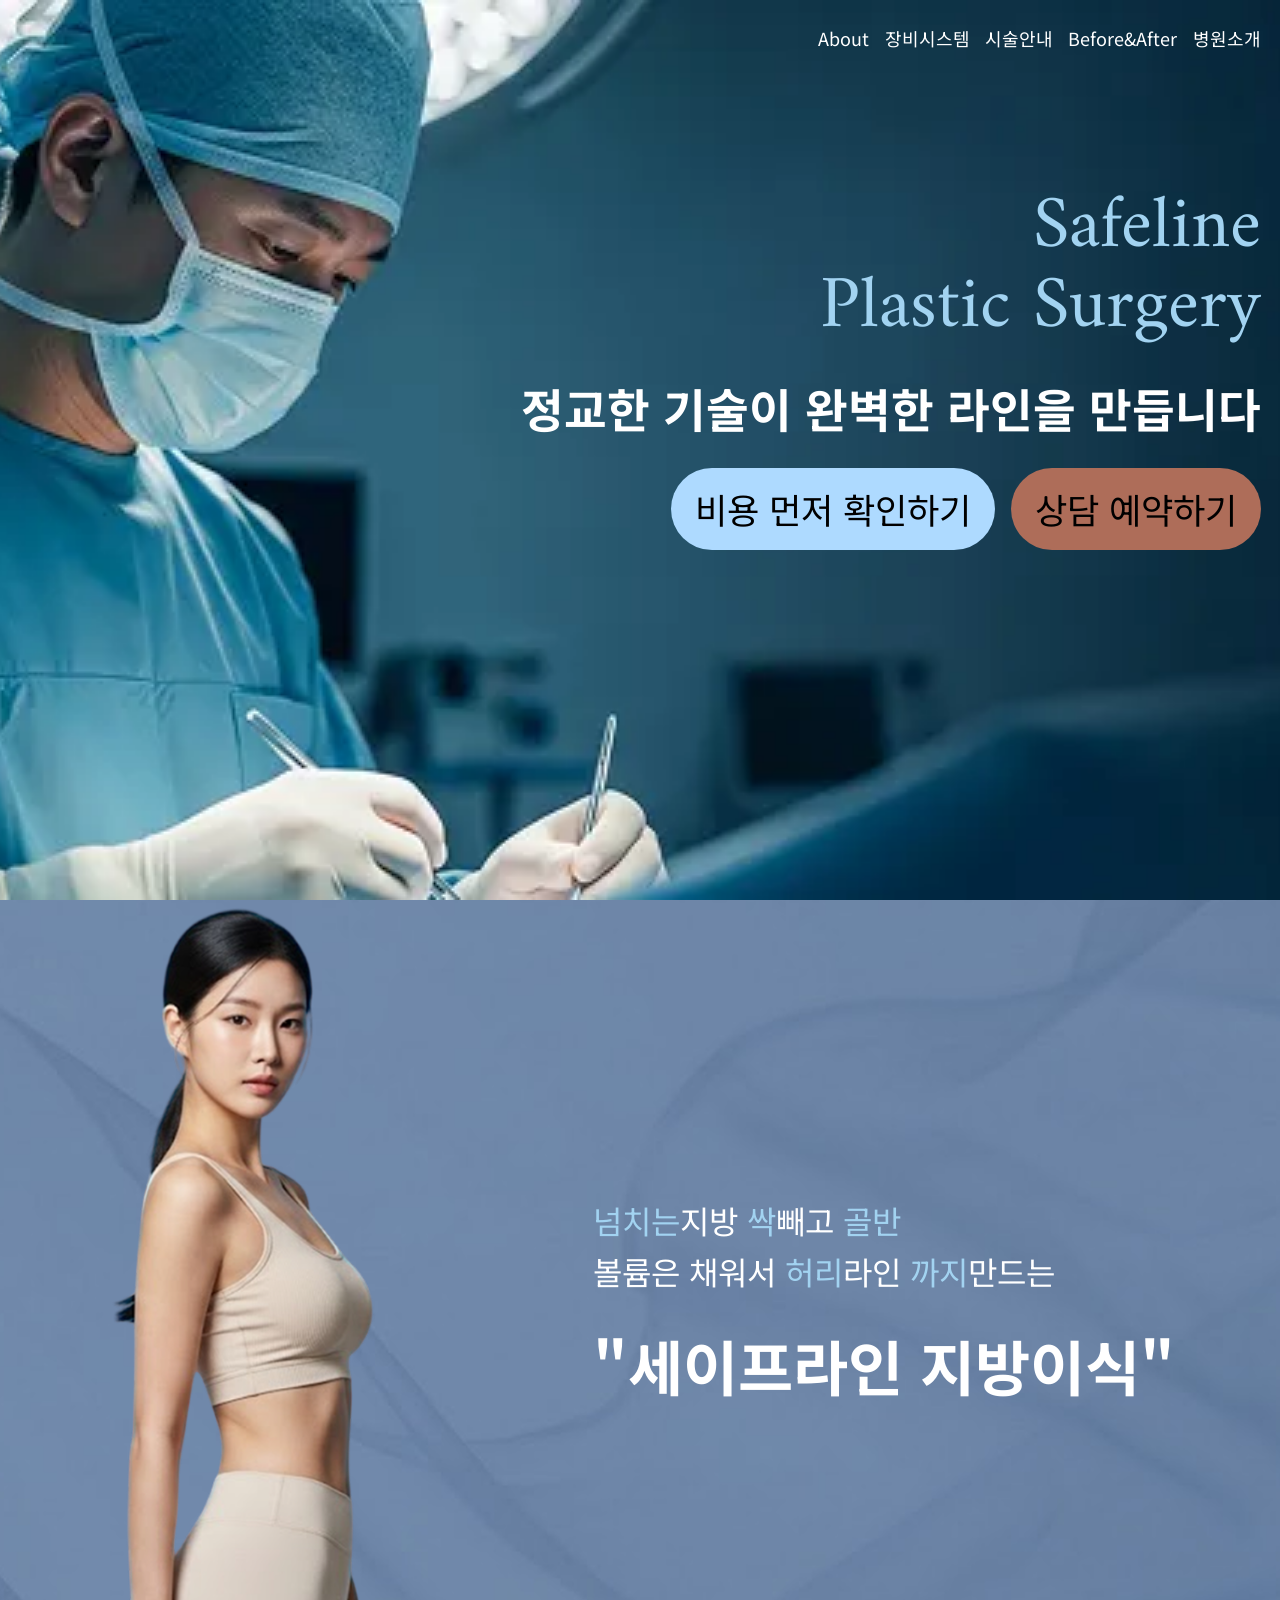
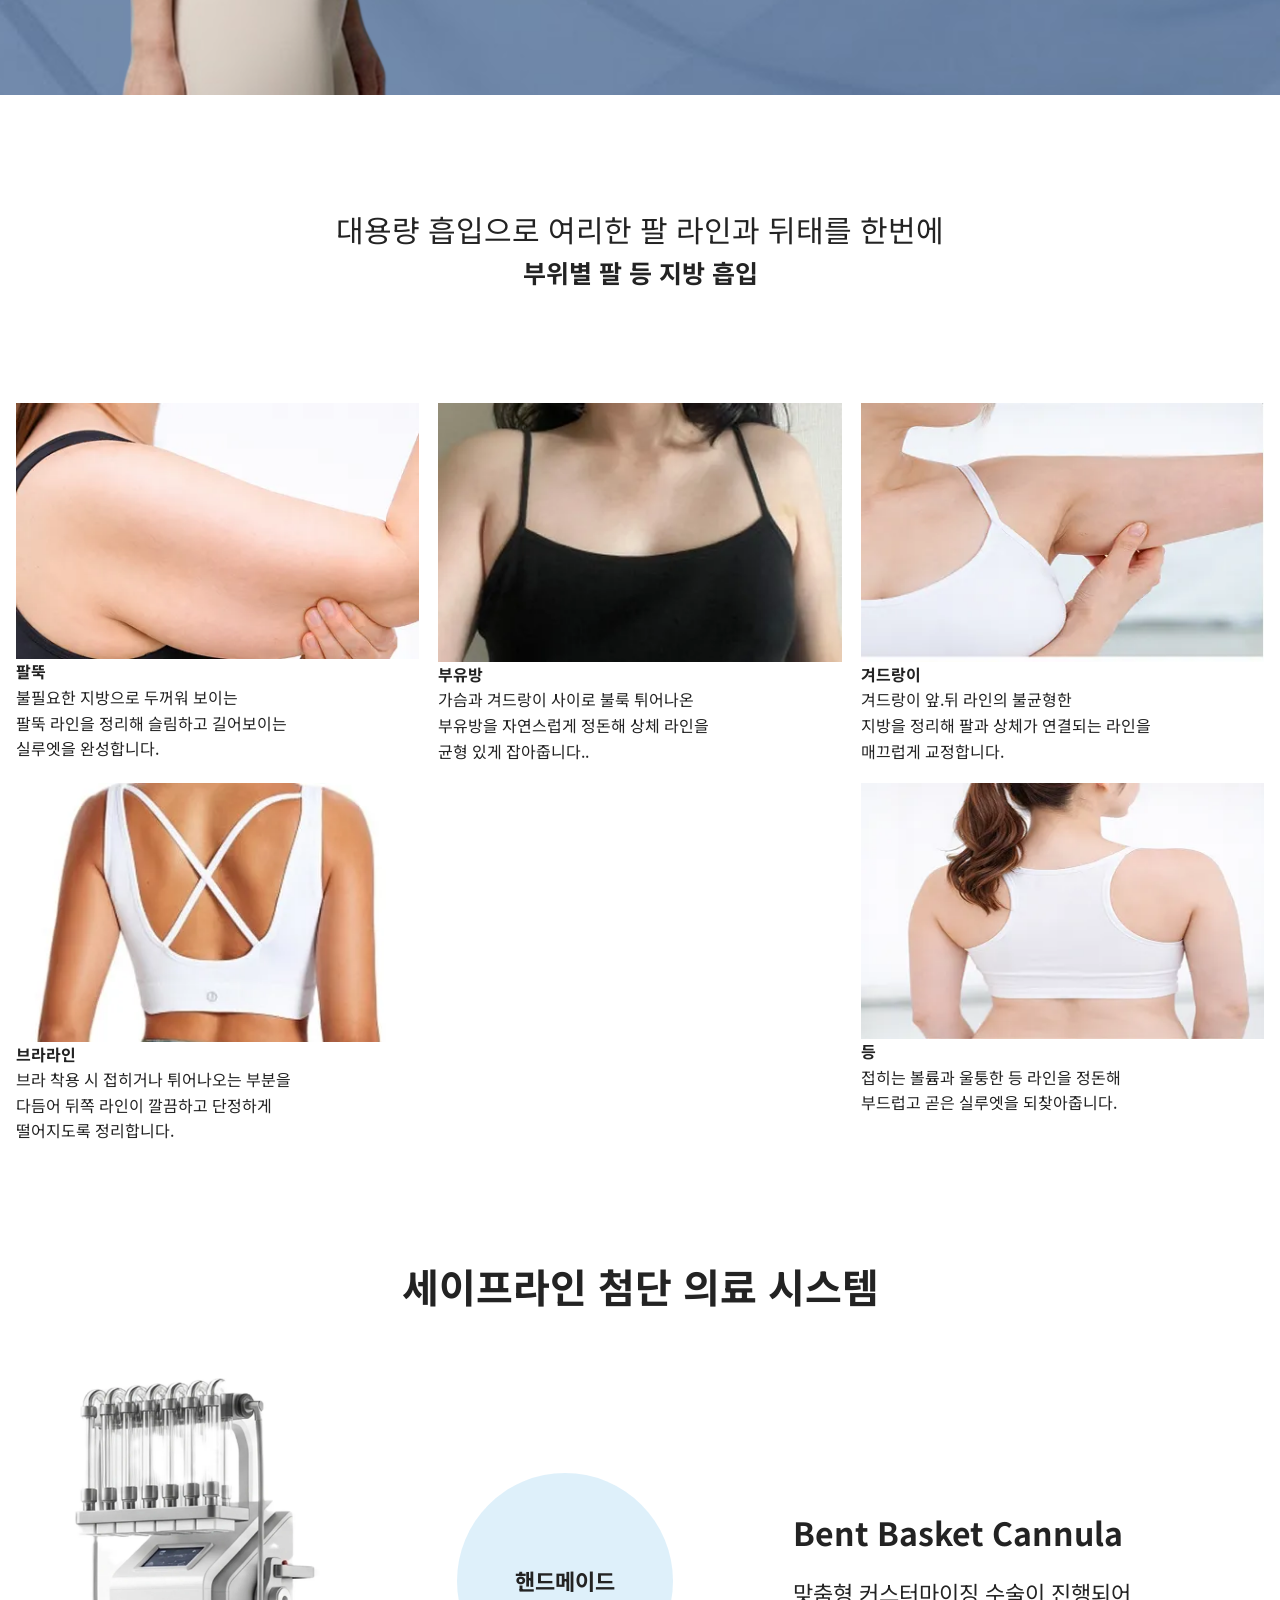
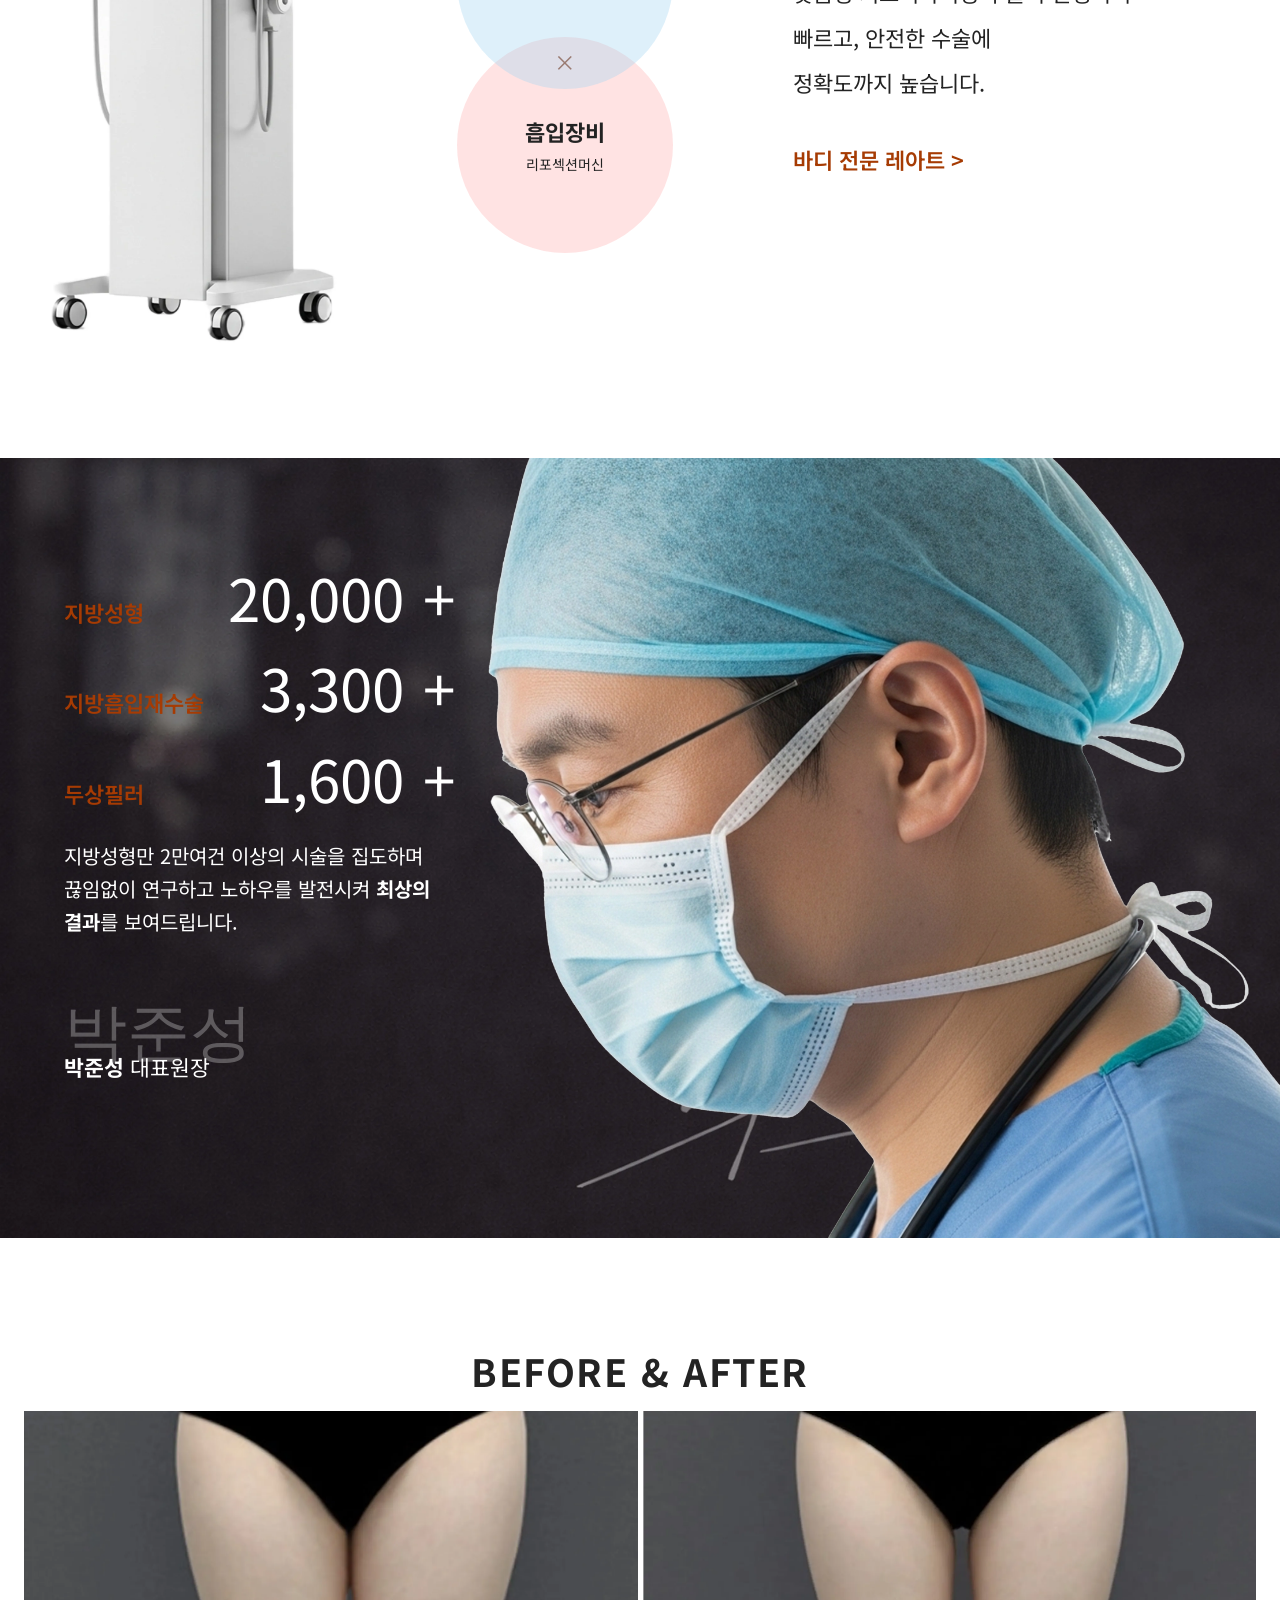
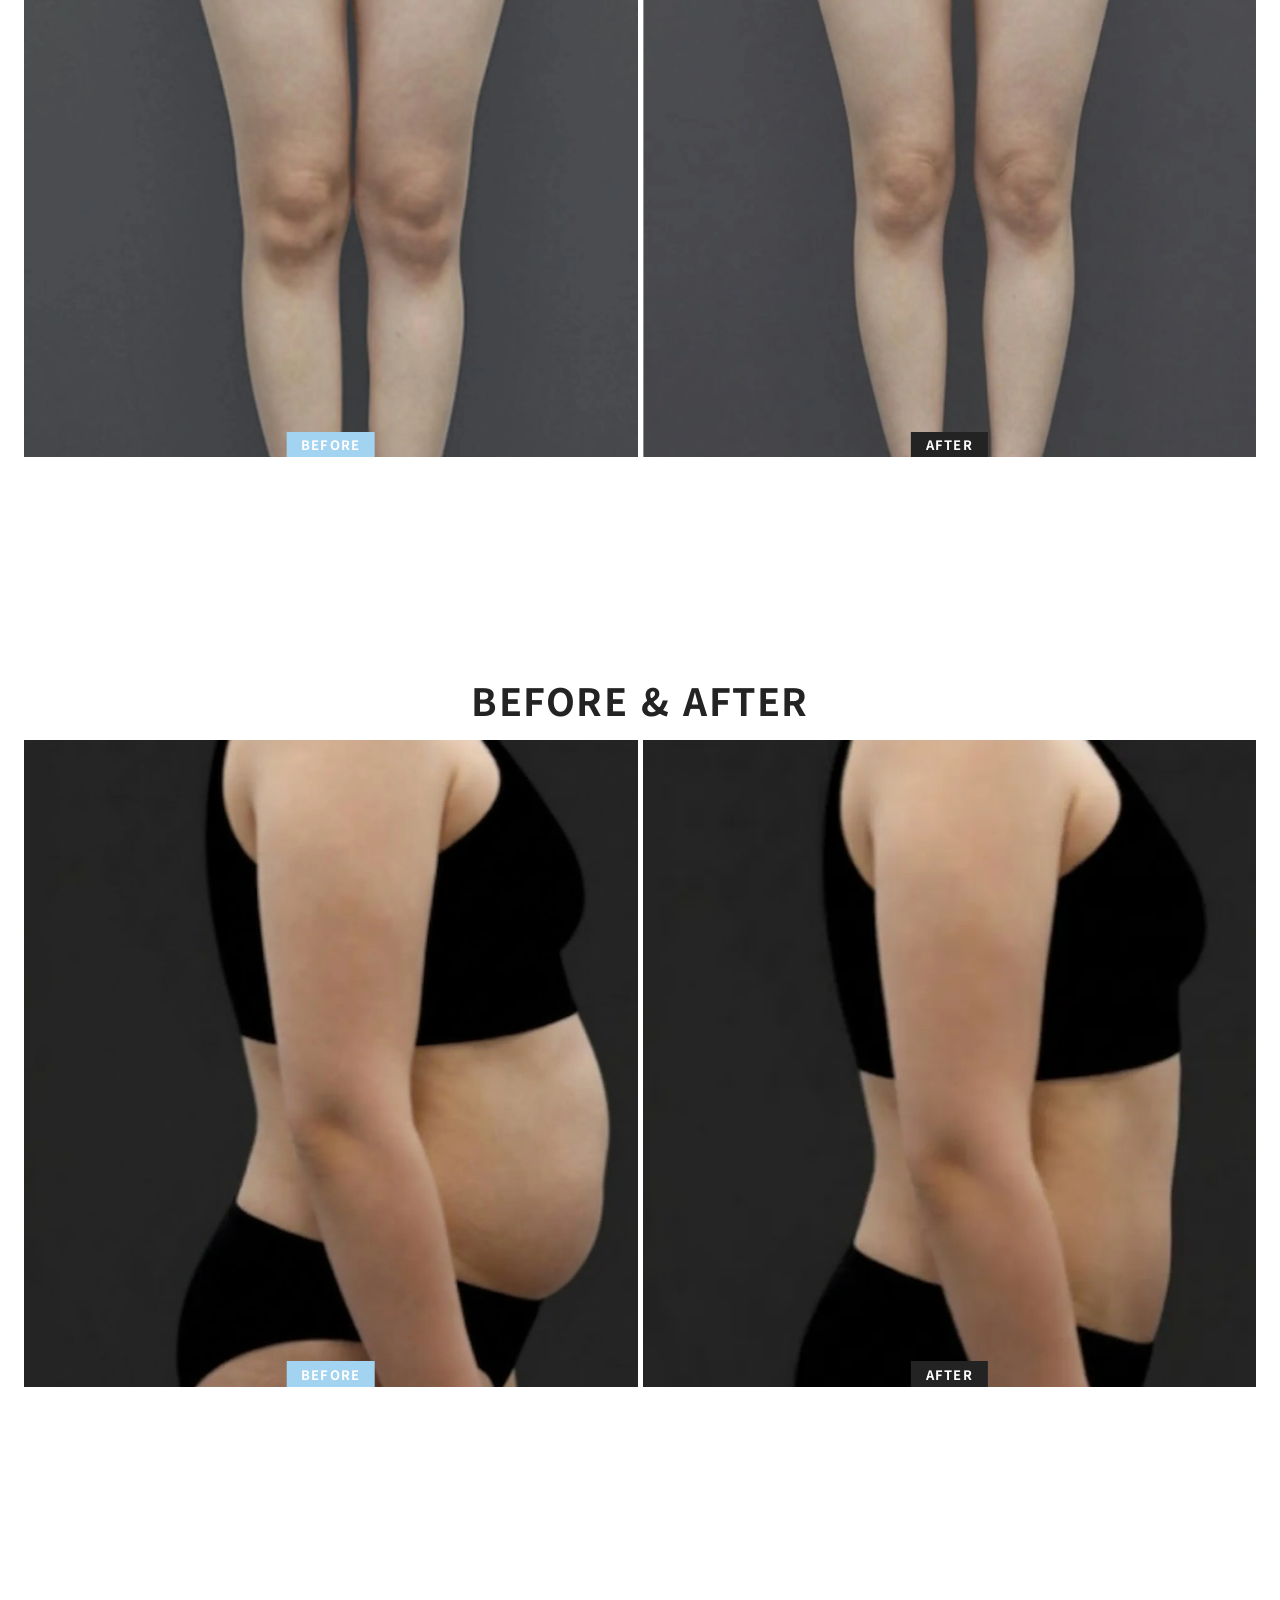
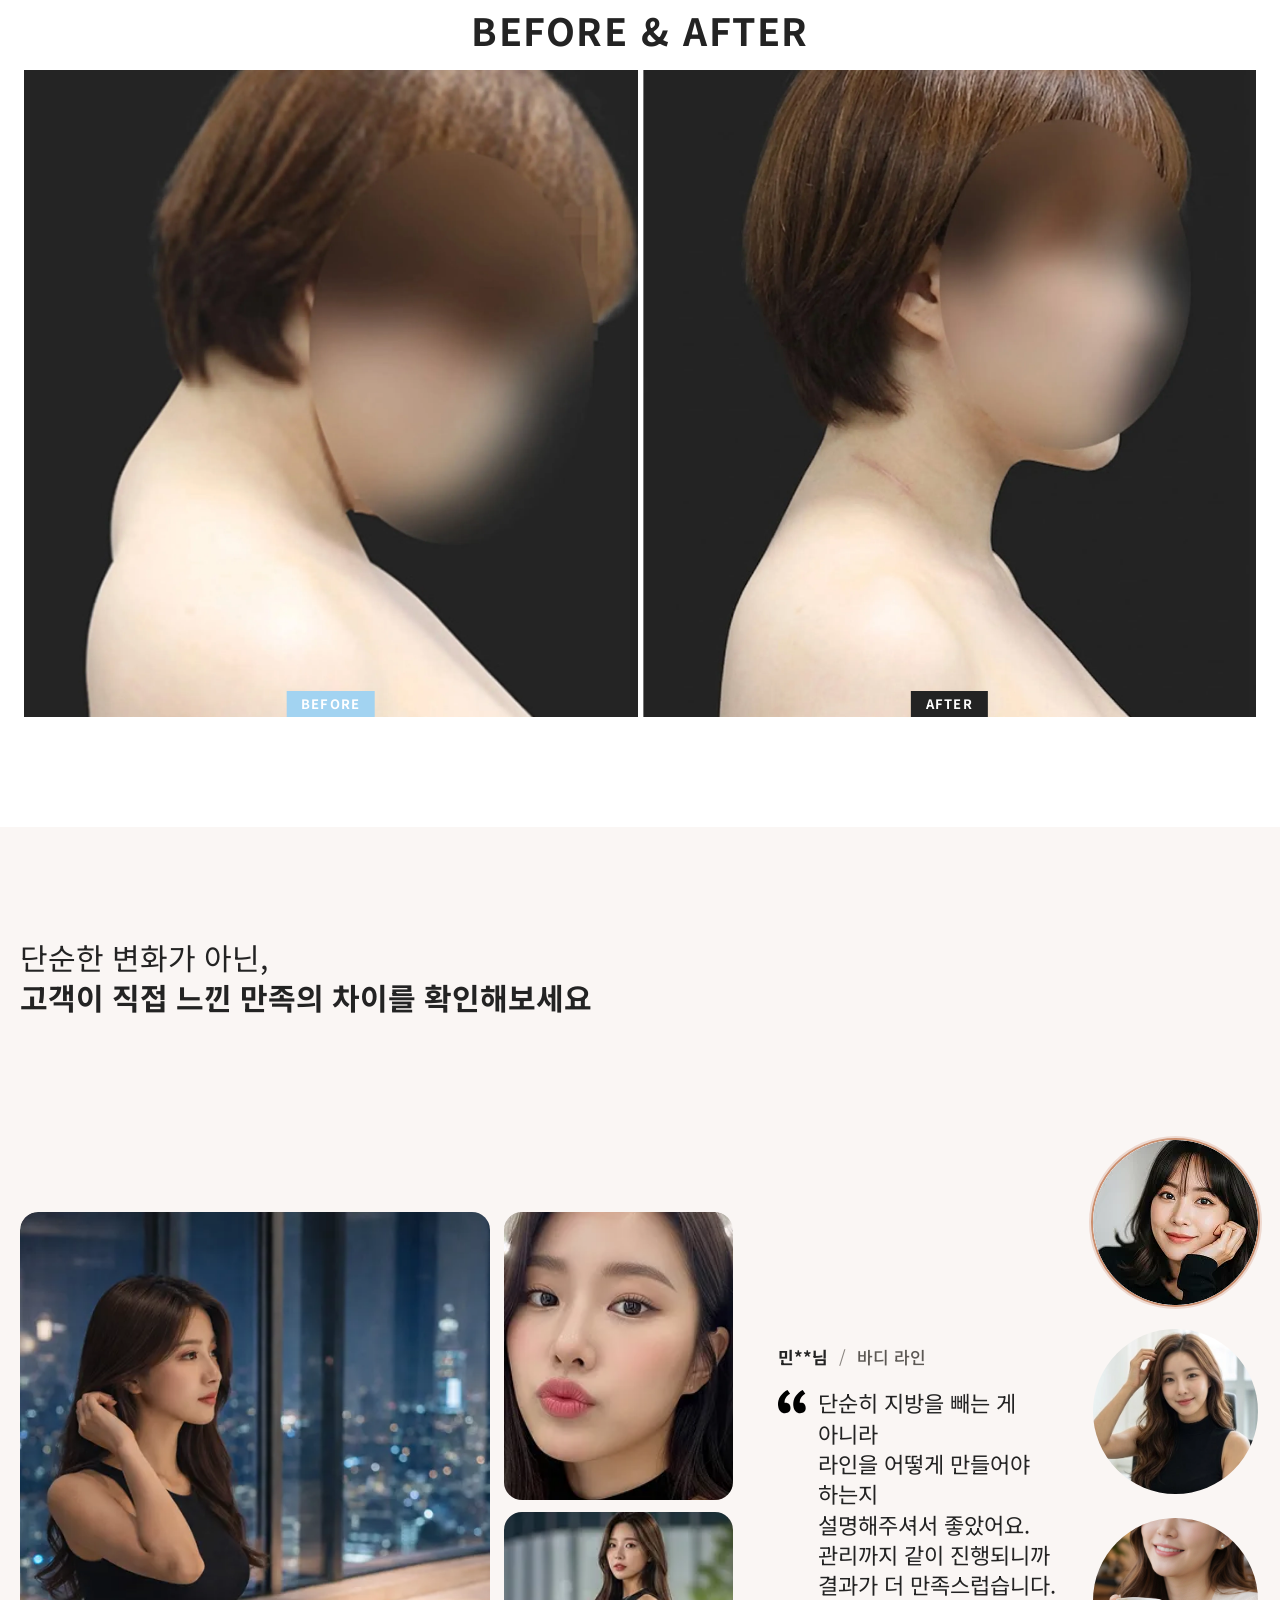
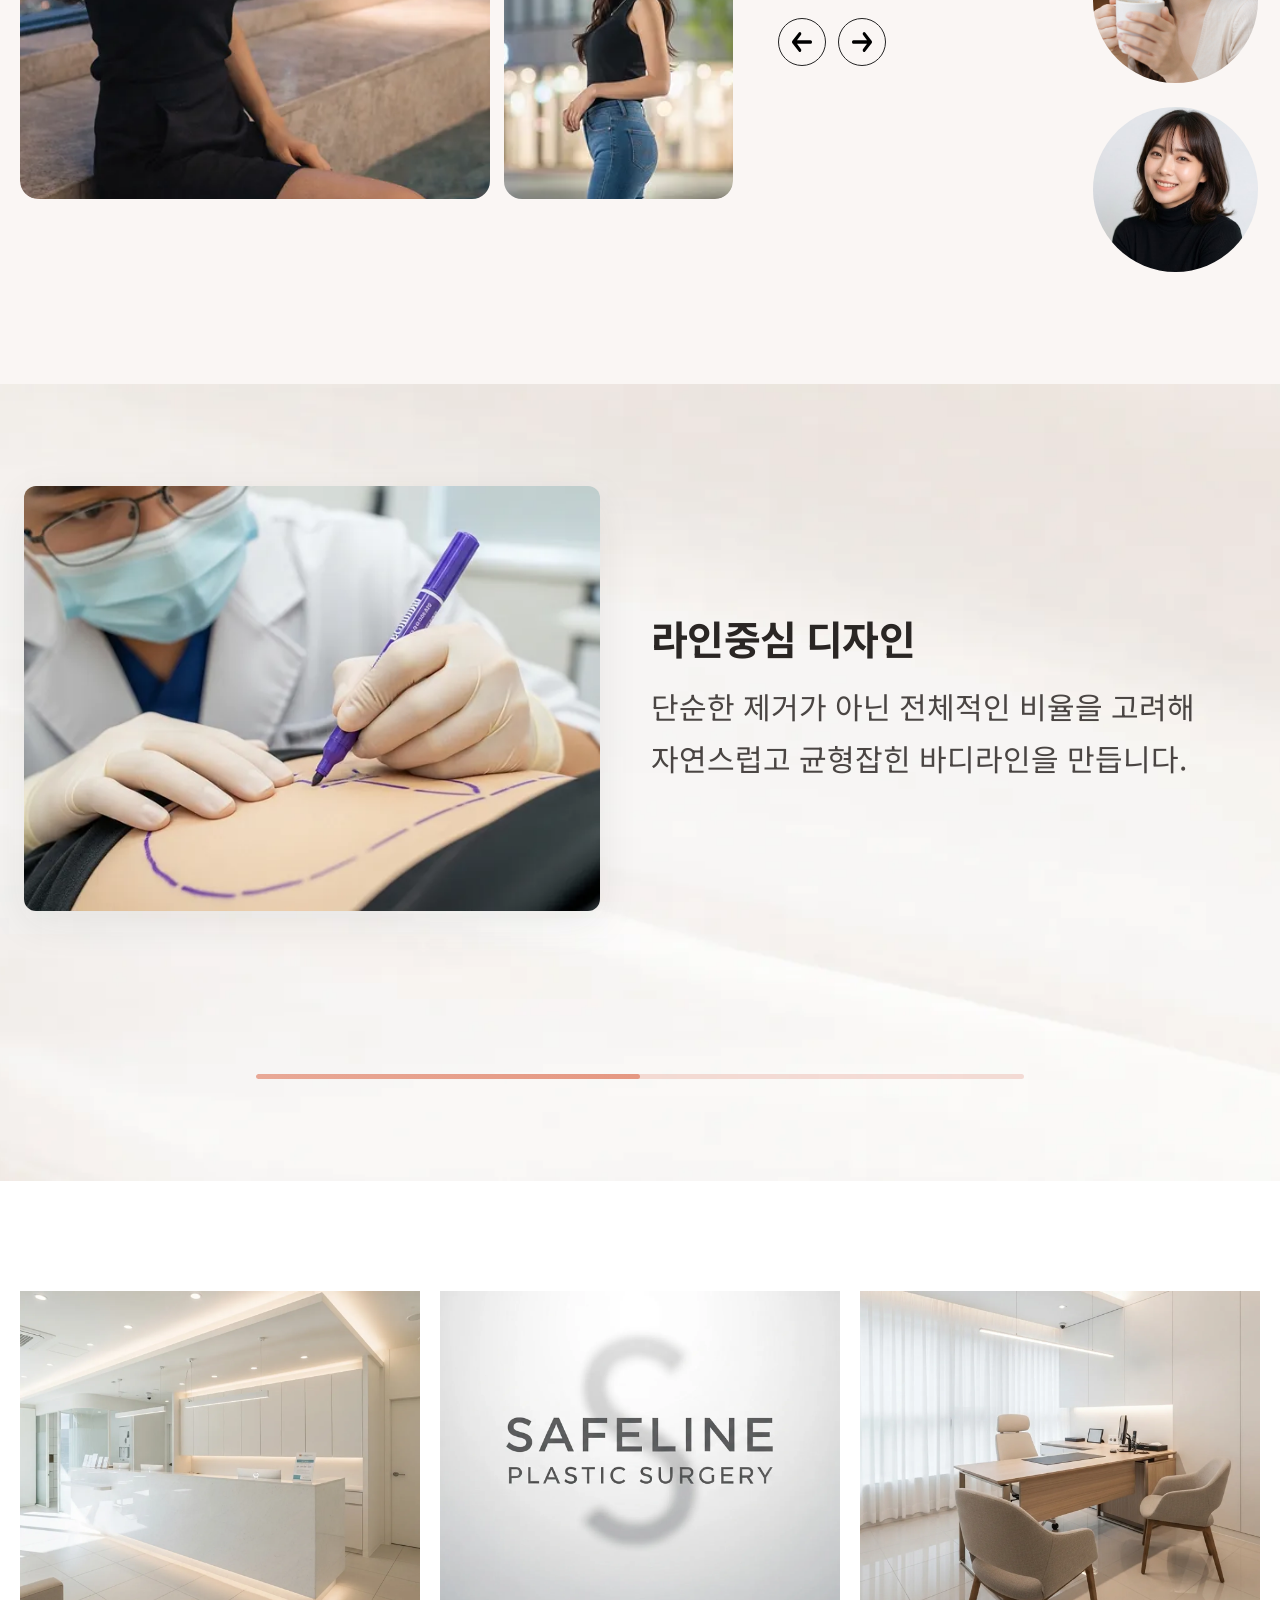
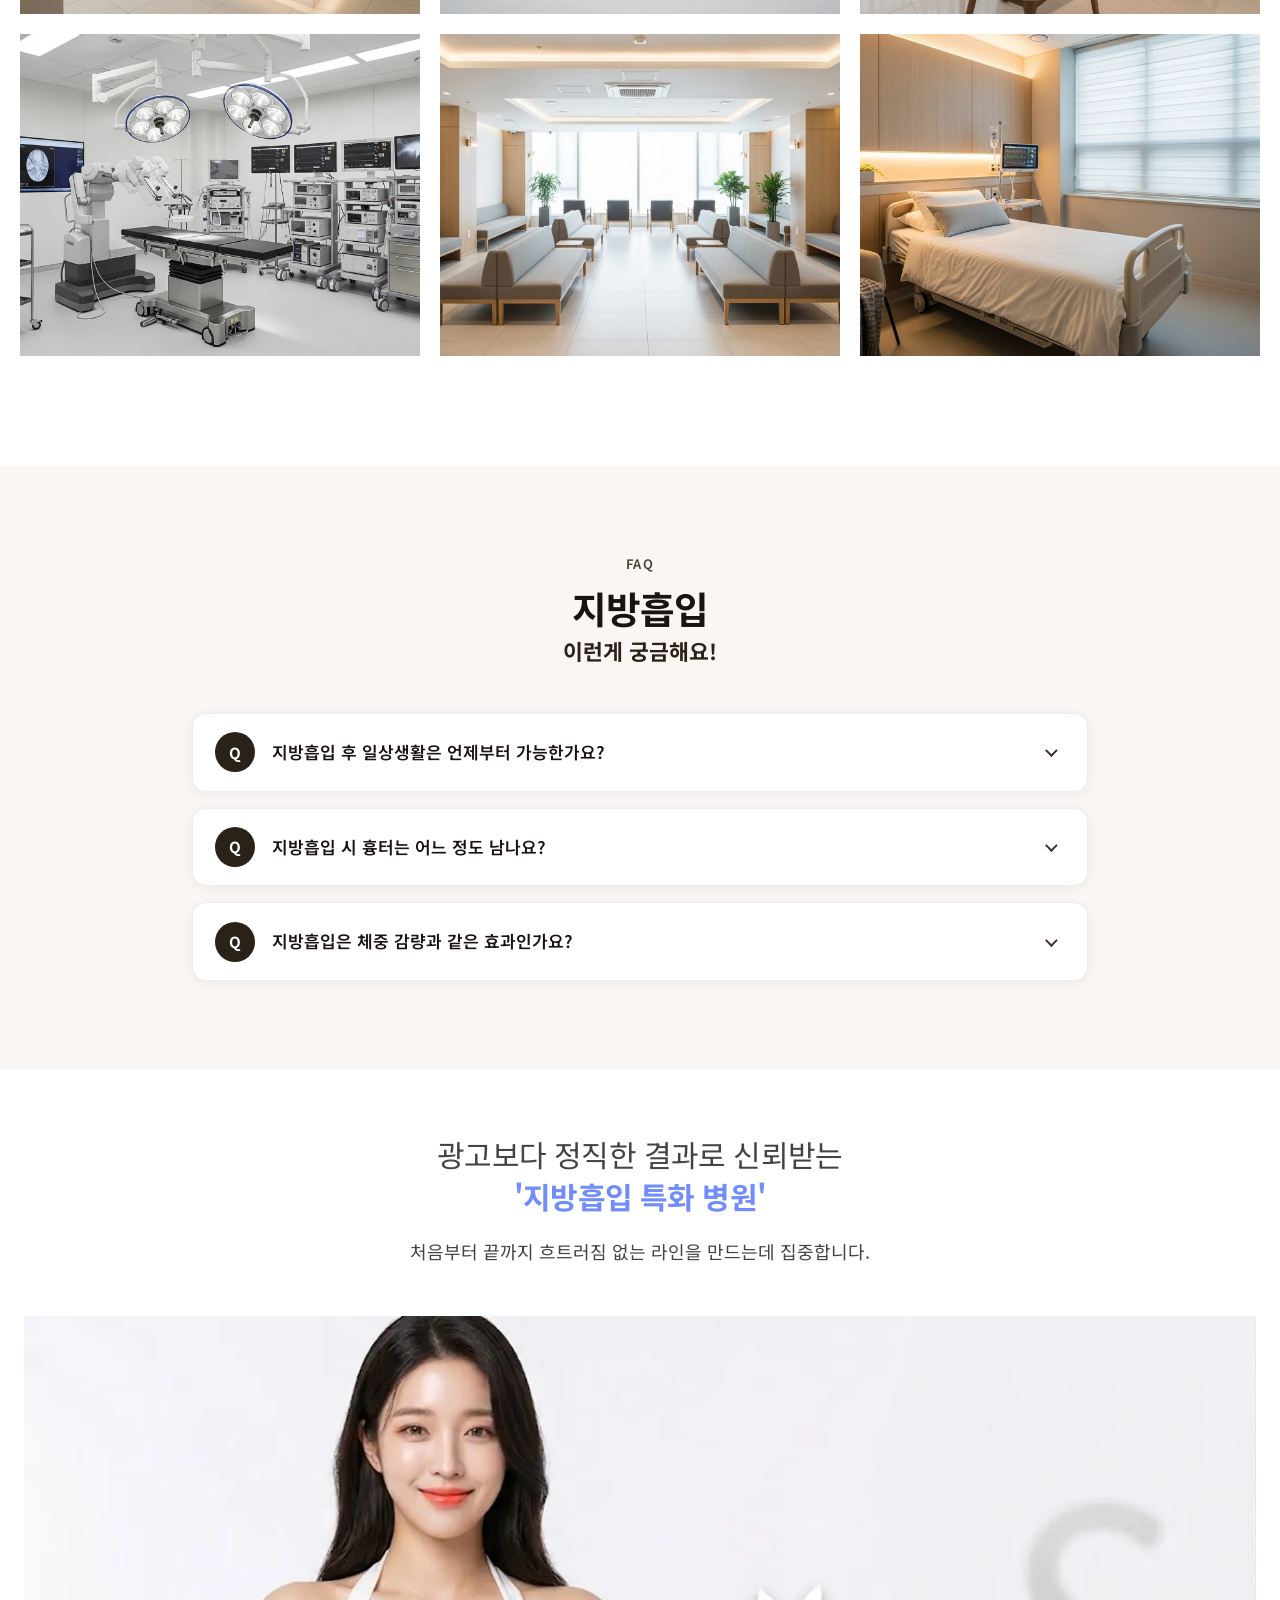
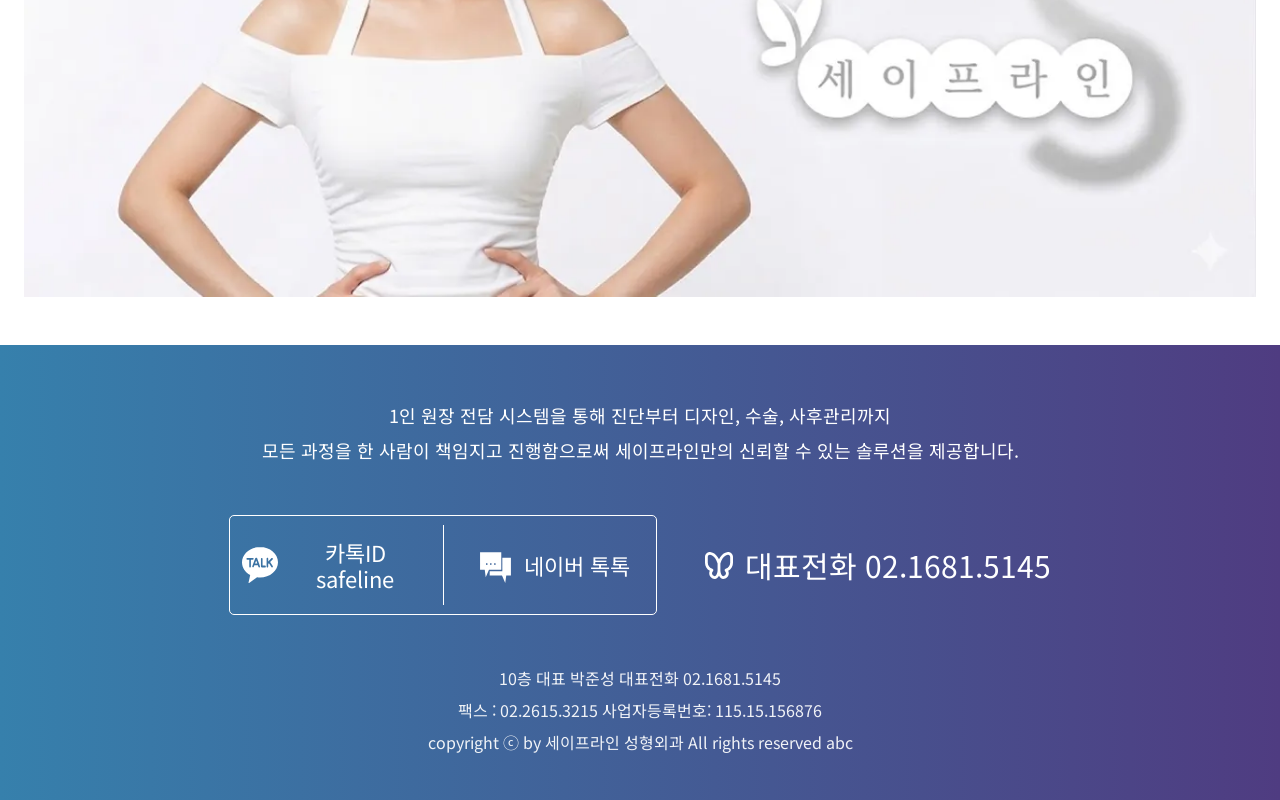
<file: index.html>
<!DOCTYPE html>
<html lang="ko">

<head>
    <meta charset="UTF-8">
    <meta name="viewport" content="width=device-width, initial-scale=1.0">
    <title>Document</title>
    <link rel="stylesheet" href="assets/css/reset.css">
    <link rel="stylesheet" href="assets/css/style.css">
    <link rel="stylesheet" href="assets/css/system-intro.css">
    <link rel="stylesheet" href="assets/css/faq-lipo.css">
    <link rel="stylesheet" href="assets/css/visual-sec18.css">
    <link rel="stylesheet" href="assets/css/footer-contact.css">
</head>

<body>




    <!-- |     |     |     |     | 01 Hero / Header |     |     |     |     | -->
    <header class="header">
        <div class="header-inner">
            <div class="nav">
                <a href="#">About</a>
                <a href="#">장비시스템</a>
                <a href="#">시술안내</a>
                <a href="#">Before&After</a>
                <a href="#section-16">병원소개</a>
                <button class="menu-btn">
                    <img src="assets/images/icon/ham.svg" alt="메뉴 버튼">
                </button>
            </div>
            <div class="main-title">
                <div class="title">
                    <h1 class="kv-title">Safeline <br>
                        Plastic Surgery</h1>
                    <p class="kv-subtitle h2 ">
                        정교한 기술이 완벽한 라인을 만듭니다</p>
                </div>
                <div class="btn">
                    <button class="btn1">비용 먼저 확인하기</button>
                    <button class="btn2">상담 예약하기</button>
                </div>
            </div>
        </div>
    </header>




    <!-- |     |     |     |     | 02 About |     |     |     |     | -->
    <section class="about-section">
        <div class="about">
            <div class="model-img">
                <img src="assets/images/model.webp" alt="">
            </div>

            <div class="text-title">
                <p class="sub-title"> <em>넘치는</em>지방 <em>싹</em>빼고
                    <em>골반 </em><br>
                    볼륨은 채워서 <em>허리</em>라인 <em>까지</em>만드는
                </p>
                <h2 class="h2">"세이프라인 지방이식"</h2>
            </div>
        </div>
    </section>




    <!-- |     |     |     |     | 03 부위별 지방 흡입 |     |     |     |     | -->
    <section class="lipo-area">
        <div class="title-2">
            <p>대용량 흡입으로 여리한 팔 라인과 뒤태를 한번에</p>
            <span>부위별 팔 등 지방 흡입</span>
        </div>
        <div class="lipo-list ">
            <div class="card-item">
                <img src="assets/images/sec3-1.webp" alt="">
                <div class="area-title">
                    <span class="lipo-title">팔뚝</span>
                    <p>불필요한 지방으로 두꺼워 보이는<br>
                        팔뚝 라인을 정리해 슬림하고 길어보이는<br>
                        실루엣을 완성합니다.</p>
                </div>
            </div>
            <div class="card-item">
                <img src="assets/images/sec3-2.webp" alt="">
                <div class="area-title">
                    <span class="lipo-title">부유방</span>
                    <p>가슴과 겨드랑이 사이로 불룩 튀어나온<br>
                        부유방을 자연스럽게 정돈해 상체 라인을<br>
                        균형 있게 잡아줍니다..</p>
                </div>
            </div>
            <div class="card-item">
                <img src="assets/images/sec3-3.webp" alt="">
                <div class="area-title">
                    <span class="lipo-title">겨드랑이</span>
                    <p>겨드랑이 앞.뒤 라인의 불균형한<br>
                        지방을 정리해 팔과 상체가 연결되는 라인을<br>
                        매끄럽게 교정합니다.</p>
                </div>
            </div>
            <div class="card-item">
                <img src="assets/images/sec3-4.webp" alt="">
                <div class="area-title">
                    <span class="lipo-title">브라라인</span>
                    <p>브라 착용 시 접히거나 튀어나오는 부분을<br>
                        다듬어 뒤쪽 라인이 깔끔하고 단정하게<br>
                        떨어지도록 정리합니다.</p>
                </div>
            </div>
            <div class="card-item">
                <img src="assets/images/sec3-5.webp" alt="">
                <div class="area-title">
                    <span class="lipo-title">등</span>
                    <p>접히는 볼륨과 울퉁한 등 라인을 정돈해<br>
                        부드럽고 곧은 실루엣을 되찾아줍니다.<br>
                    </p>
                </div>
            </div>

        </div>
    </section>




    <!-- |     |     |     |     | 04 장비 시스템 |     |     |     |     | -->
    <section class="equipment-section">
        <div class="equipment-inner">
            <div class="equipment-heading">
                <p class="b7">세이프라인 첨단 의료 시스템</p>
            </div>

            <div class="equipment-body">
                <article class="equipment-item is-active" aria-hidden="false">
                    <div class="equipment-image">
                        <img src="assets/images/sec4-1.webp" alt="Bent Basket Cannula 장비">
                    </div>
                    <div class="equipment-middle">
                        <div class="equipment-circle equipment-circle--blue">
                            <span class="b7">핸드메이드</span>
                        </div>
                        <span class="equipment-circle-x">×</span>
                        <div class="equipment-circle equipment-circle--pink">
                            <span class="b7">흡입장비</span>
                            <span class="b9">리포섹션머신</span>
                        </div>
                    </div>
                    <div class="equipment-content">
                        <div class="equipment-text">
                            <h3 class="h3">Bent Basket Cannula</h3>
                            <p class="b8">
                                맞춤형 커스터마이징 수술이 진행되어<br class="equipment-br equipment-br--desktop">
                                빠르고, 안전한 수술에<br class="equipment-br equipment-br--desktop">
                                정확도까지 높습니다.
                            </p>
                            <a href="javascript:void(0);" class="equipment-link-next b8">
                                바디 전문 레아트 &gt;
                            </a>
                        </div>
                    </div>
                </article>

                <article class="equipment-item" aria-hidden="true">
                    <div class="equipment-image">
                        <img src="assets/images/sec4-2.webp" alt="PAL Microaire System 장비">
                    </div>
                    <div class="equipment-middle">
                        <div class="equipment-circle equipment-circle--blue">
                            <span class="b7">정밀 진동 시스템</span>
                        </div>
                        <span class="equipment-circle-x">×</span>
                        <div class="equipment-circle equipment-circle--pink">
                            <span class="b7">선택적 지방 제거</span>
                            <span class="b9">표적 부위 위주</span>
                        </div>
                    </div>
                    <div class="equipment-content">
                        <div class="equipment-text">
                            <h3 class="h3">PAL Microaire System</h3>
                            <p class="b8">
                                미세 진동을 활용한 지방 제거로<br class="equipment-br equipment-br--desktop">
                                불필요한 손상을 최소화하고<br class="equipment-br equipment-br--desktop">
                                균형 잡힌 라인을 완성합니다.
                            </p>
                            <a href="javascript:void(0);" class="equipment-link-next b8">
                                바디 전문 레아트 &gt;
                            </a>
                        </div>
                    </div>
                </article>

                <article class="equipment-item" aria-hidden="true">
                    <div class="equipment-image">
                        <img src="assets/images/sec4-3.webp" alt="Bent Basket Cannula 미세 장비">
                    </div>
                    <div class="equipment-middle">
                        <div class="equipment-circle equipment-circle--blue">
                            <span class="b7">곡선형 캐뉼라 구조</span>
                        </div>
                        <span class="equipment-circle-x">×</span>
                        <div class="equipment-circle equipment-circle--pink">
                            <span class="b7">라인 정교화</span>
                            <span class="b9">섬세한 보정</span>
                        </div>
                    </div>
                    <div class="equipment-content">
                        <div class="equipment-text">
                            <h3 class="h3">Bent Basket Cannula</h3>
                            <p class="b8">
                                곡선형 구조로 바디의 입체적인 곡선을 따라가며<br class="equipment-br equipment-br--desktop">
                                미세한 지방까지 정교하게 다듬어<br class="equipment-br equipment-br--desktop">
                                자연스러운 실루엣을 유지합니다.
                            </p>
                            <a href="javascript:void(0);" class="equipment-link-next b8">
                                바디 전문 레아트 &gt;
                            </a>
                        </div>
                    </div>
                </article>
            </div>
        </div>
    </section>

    <script src="assets/js/equipment.js"></script>




    <!-- |     |     |     |     | 05 시술 건수 / 원장 |     |     |     |     | -->
    <section class="section5">
        <div class="text-wrap">
            <div class="text-box">
                <div class="left-text b7">
                    <p>지방성형</p>
                </div>
                <div class="center-text">
                    <p>20,000</p>
                </div>
                <div class="right-text">
                    <p>+</p>
                </div>
            </div>
            <div class="text-box">
                <div class="left-text b7">
                    <p>지방흡입재수술</p>
                </div>

                <div class="center-text">
                    <p>3,300</p>
                </div>
                <div class="right-text">
                    <p>+</p>
                </div>
            </div>
            <div class="text-box">
                <div class="left-text b7">
                    <p>두상필러</p>
                </div>
                <div class="center-text">
                    <p>1,600</p>
                </div>
                <div class="right-text">
                    <p>+</p>
                </div>
            </div>
            <div class="section5-desc">
                <p>지방성형만 2만여건 이상의 시술을 집도하며 끊임없이 연구하고 노하우를 발전시켜 <strong>최상의 결과</strong>를 보여드립니다.</p>
            </div>
            <div class="section5-sign">
                <span class="section5-sign-script" aria-hidden="true">박준성</span>
                <p class="section5-sign-title"><strong>박준성</strong> 대표원장</p>
            </div>
        </div>
        <div class="doctor-img">
            <img src="assets/images/sec5-doctor.webp" alt="">
        </div>
    </section>




    <!-- |     |     |     |     | 06 Before & After |     |     |     |     | -->
    <section class="ba-page" aria-labelledby="before-after-heading">
        <div class="ba-page-inner">
            <h2 id="before-after-heading" class="ba-heading">BEFORE &amp; AFTER</h2>
            <div class="ba-pair" role="group" aria-label="Before and after case 1">
                <div class="ba-cell">
                    <img src="assets/images/sec6-1.webp" alt="시술 전">
                    <span class="ba-label ba-label--before">BEFORE</span>
                </div>
                <div class="ba-cell">
                    <img src="assets/images/sec6-1-1.webp" alt="시술 후">
                    <span class="ba-label ba-label--after">AFTER</span>
                </div>
            </div>
        </div>
    </section>

    <section class="ba-page" aria-labelledby="ba-heading-2">
        <div class="ba-page-inner">
            <h2 id="ba-heading-2" class="ba-heading">BEFORE &amp; AFTER</h2>
            <div class="ba-pair" role="group" aria-label="Before and after case 2">
                <div class="ba-cell">
                    <img src="assets/images/sec6-2.webp" alt="시술 전">
                    <span class="ba-label ba-label--before">BEFORE</span>
                </div>
                <div class="ba-cell">
                    <img src="assets/images/sec6-2-1.webp" alt="시술 후">
                    <span class="ba-label ba-label--after">AFTER</span>
                </div>
            </div>
        </div>
    </section>

    <section class="ba-page" aria-labelledby="ba-heading-3">
        <div class="ba-page-inner">
            <h2 id="ba-heading-3" class="ba-heading">BEFORE &amp; AFTER</h2>
            <div class="ba-pair" role="group" aria-label="Before and after case 3">
                <div class="ba-cell">
                    <img src="assets/images/sec6-3.webp" alt="시술 전">
                    <span class="ba-label ba-label--before">BEFORE</span>
                </div>
                <div class="ba-cell">
                    <img src="assets/images/sec6-3-1.webp" alt="시술 후">
                    <span class="ba-label ba-label--after">AFTER</span>
                </div>
            </div>
        </div>
    </section>




    <!-- |     |     |     |     | 07 고객 후기 |     |     |     |     | -->
    <section class="stories-section" id="storiesReviews" aria-labelledby="stories-heading">
        <div class="stories-inner">
            <h2 id="stories-heading" class="stories-title">
                <span class="stories-title__light">단순한 변화가 아닌,</span><br>
                <span class="stories-title__bold">고객이 직접 느낀 만족의 차이를 확인해보세요</span>
            </h2>

            <div class="stories-body">
                <div class="stories-collage-viewport" aria-roledescription="carousel">
                    <div class="stories-collage-fade" id="storiesCollageFade">
                        <div class="stories-collage">
                            <div class="stories-collage-main">
                                <img id="storiesMainImg" src="assets/images/sec10-1.webp" alt="" width="534" height="671"
                                    decoding="async">
                            </div>
                            <div class="stories-collage-stack">
                                <div class="stories-stack-slot">
                                    <img id="storiesSubImgTop" src="assets/images/sec10-2.webp" alt="" width="199"
                                        height="325" decoding="async">
                                </div>
                                <div class="stories-stack-slot">
                                    <img id="storiesSubImgBottom" src="assets/images/sec10-3.webp" alt="" width="199"
                                        height="325" decoding="async">
                                </div>
                            </div>
                        </div>
                    </div>
                </div>

                <ul class="stories-dots" aria-label="후기 슬라이드 위치">
                    <li><button type="button" class="stories-dot is-active" data-slide-index="0"
                            aria-label="1번 후기"></button></li>
                    <li><button type="button" class="stories-dot" data-slide-index="1" aria-label="2번 후기"></button></li>
                    <li><button type="button" class="stories-dot" data-slide-index="2" aria-label="3번 후기"></button></li>
                    <li><button type="button" class="stories-dot" data-slide-index="3" aria-label="4번 후기"></button></li>
                </ul>

                <div class="stories-mid-wrap">
                    <div class="stories-highlight">
                        <p class="stories-profile-meta" aria-live="polite">
                            <strong class="stories-profile-name">민**님</strong>
                            <span class="stories-profile-sep" aria-hidden="true">/</span>
                            <span class="stories-profile-area">바디 라인</span>
                        </p>
                        <div class="stories-highlight-top">
                            <img class="stories-quote-icon" src="assets/images/icon/sec10-1.svg" alt="" width="28"
                                height="24">
                            <p class="stories-quote-text" aria-live="polite"></p>
                        </div>
                        <div class="stories-nav" role="group" aria-label="후기 슬라이드 이동">
                            <button type="button" class="stories-nav-btn stories-nav-prev" aria-label="이전 후기">
                                <img src="assets/images/icon/sec10-2.svg" alt="" width="20" height="20">
                            </button>
                            <button type="button" class="stories-nav-btn stories-nav-next" aria-label="다음 후기">
                                <img src="assets/images/icon/sec10-3.svg" alt="" width="20" height="20">
                            </button>
                        </div>
                    </div>
                    <div class="stories-list-outer">
                        <div class="stories-list" role="group" aria-label="후기 모델 선택(클릭 시 해당 후기로 전환)">
                            <button type="button" class="stories-preview is-active" data-slide-index="0"
                                aria-label="1번 후기 미리보기">
                                <img src="assets/images/sec10-4.webp" alt="" width="165" height="165" decoding="async">
                            </button>
                            <button type="button" class="stories-preview" data-slide-index="1" aria-label="2번 후기 미리보기">
                                <img src="assets/images/model2-2.webp" alt="" width="165" height="165" decoding="async">
                            </button>
                            <button type="button" class="stories-preview" data-slide-index="2" aria-label="3번 후기 미리보기">
                                <img src="assets/images/model3-2.webp" alt="" width="165" height="165" decoding="async">
                            </button>
                            <button type="button" class="stories-preview" data-slide-index="3" aria-label="4번 후기 미리보기">
                                <img src="assets/images/model1-2.webp" alt="" width="165" height="165" decoding="async">
                            </button>
                        </div>
                    </div>
                </div>
            </div>
        </div>
    </section>




    <!-- |     |     |     |     | 08 시스템 소개 |     |     |     |     | -->
    <section id="section-11" class="sys-intro" aria-labelledby="sys-intro-heading">
        <h2 id="sys-intro-heading" class="visually-hidden">시스템 소개</h2>
        <div class="sys-intro-inner">
            <div class="sys-intro-viewport" aria-live="polite" aria-atomic="true">
                <article class="sys-intro-slide is-active">
                    <div class="sys-intro-row">
                        <div class="sys-intro-media">
                            <img src="assets/images/sec11-1.webp" alt="정밀한 체형분석" width="640" height="420">
                        </div>
                        <div class="sys-intro-copy">
                            <h3 class="sys-intro-title">정밀한 체형분석</h3>
                            <p class="sys-intro-desc">
                                지방 분포와 바디 밸런스를 세밀하게 분석하여<br>
                                개인에게 최적화된 시술 방향을 설계합니다.
                            </p>
                        </div>
                    </div>
                </article>

                <article class="sys-intro-slide">
                    <div class="sys-intro-row">
                        <div class="sys-intro-media">
                            <img src="assets/images/sec11-2.webp" alt="라인중심 디자인" width="640" height="420">
                        </div>
                        <div class="sys-intro-copy">
                            <h3 class="sys-intro-title">라인중심 디자인</h3>
                            <p class="sys-intro-desc">
                                단순한 제거가 아닌 전체적인 비율을 고려해<br>
                                자연스럽고 균형잡힌 바디라인을 만듭니다.
                            </p>
                        </div>
                    </div>
                </article>

                <article class="sys-intro-slide">
                    <div class="sys-intro-row">
                        <div class="sys-intro-media">
                            <img src="assets/images/sec11-3.webp" alt="체계적인 안전 시스템" width="640" height="420">
                        </div>
                        <div class="sys-intro-copy">
                            <h3 class="sys-intro-title">체계적인 안전 시스템</h3>
                            <p class="sys-intro-desc">
                                철저한 사전 검사와 기준에 따른 시술로<br>
                                안전한 환경에서 정밀하게 진행됩니다.
                            </p>
                        </div>
                    </div>
                </article>

                <article class="sys-intro-slide">
                    <div class="sys-intro-row">
                        <div class="sys-intro-media">
                            <img src="assets/images/sec11-4.webp" alt="완성도를 높이는 사후관리" width="640" height="420">
                        </div>
                        <div class="sys-intro-copy">
                            <h3 class="sys-intro-title">완성도를 높이는 사후관리</h3>
                            <p class="sys-intro-desc">
                                회복 과정과 라인 안정화를 위한 맞춤 관리로<br>
                                결과의 완성도를 끝까지 유지합니다
                            </p>
                        </div>
                    </div>
                </article>
            </div>
            <div class="sys-intro-progress" role="progressbar" aria-valuemin="1" aria-valuemax="4" aria-valuenow="1"
                aria-label="시스템 소개 슬라이드 진행">
                <div class="sys-intro-progress-fill"></div>
            </div>
        </div>
    </section>




    <!-- |     |     |     |     | 09 병원 소개 |     |     |     |     | -->
    <section id="section-16" class="hospital-intro" aria-label="병원 소개">
        <div class="hospital-intro-inner">
            <div class="hospital-intro-grid">
                <div class="hospital-intro-cell">
                    <img src="assets/images/sec16-1.webp" alt="세이프라인 성형외과 접수 데스크" width="427" height="344"
                        loading="lazy">
                </div>
                <div class="hospital-intro-cell">
                    <img src="assets/images/sec16-2.webp" alt="SAFELINE PLASTIC SURGERY" width="427" height="344"
                        loading="lazy">
                </div>
                <div class="hospital-intro-cell">
                    <img src="assets/images/sec16-3.webp" alt="상담실" width="427" height="344" loading="lazy">
                </div>
                <div class="hospital-intro-cell">
                    <img src="assets/images/sec16-4.webp" alt="수술실" width="427" height="344" loading="lazy">
                </div>
                <div class="hospital-intro-cell">
                    <img src="assets/images/sec16-5.webp" alt="대기 라운지" width="427" height="344" loading="lazy">
                </div>
                <div class="hospital-intro-cell">
                    <img src="assets/images/sec16-6.webp" alt="회복실" width="427" height="344" loading="lazy">
                </div>
            </div>

            <div class="hospital-intro-mobile">
                <h2 id="hospital-intro-mobile-heading" class="hospital-intro-mobile-title">안락한 공간을 제공하는 세이프라인</h2>
                <div class="hospital-intro-main">
                    <img id="hospitalIntroMainImg" class="hospital-intro-main__img"
                        src="assets/images/sec16-1.webp" alt="세이프라인 성형외과 접수 데스크" width="427" height="344"
                        decoding="async">
                </div>
                <div class="hospital-intro-tabs" role="tablist" aria-label="병원 공간 구분">
                    <button type="button" class="hospital-intro-tab is-active" role="tab" aria-selected="true"
                        data-hospital-tab="0" id="hospital-tab-0">로비/접수</button>
                    <button type="button" class="hospital-intro-tab" role="tab" aria-selected="false"
                        data-hospital-tab="1" id="hospital-tab-1">상담/대기</button>
                    <button type="button" class="hospital-intro-tab" role="tab" aria-selected="false"
                        data-hospital-tab="2" id="hospital-tab-2">시술/대기</button>
                </div>
                <div class="hospital-intro-thumbs-outer">
                    <div class="hospital-intro-thumbs" id="hospitalIntroThumbs" role="list"
                        aria-label="현재 구간 사진 목록">
                    </div>
                </div>
            </div>
        </div>
    </section>




    <!-- |     |     |     |     | 10 지방흡입 FAQ |     |     |     |     | -->
    <section id="section-faq-lipo" class="faq-lipo" aria-labelledby="faq-lipo-heading">
        <div class="faq-lipo-inner">
            <header class="faq-lipo-header">
                <p class="faq-lipo-label">FAQ</p>
                <h2 id="faq-lipo-heading" class="faq-lipo-title">
                    <span class="faq-lipo-title-main">지방흡입</span>
                    <span class="faq-lipo-title-sub">이런게 궁금해요!</span>
                </h2>
            </header>

            <div class="faq-lipo-list">
                <article class="faq-lipo-item">
                    <button type="button" class="faq-lipo-trigger" aria-expanded="false" id="faq-lipo-q1"
                        aria-controls="faq-lipo-a1">
                        <span class="faq-lipo-qmark" aria-hidden="true">Q</span>
                        <span class="faq-lipo-qtext">지방흡입 후 일상생활은 언제부터 가능한가요?</span>
                        <span class="faq-lipo-icon-wrap" aria-hidden="true"><span class="faq-lipo-icon"></span></span>
                    </button>
                    <div class="faq-lipo-panel" id="faq-lipo-a1" role="region" aria-labelledby="faq-lipo-q1">
                        <div class="faq-lipo-panel-inner">
                            <p class="faq-lipo-answer">이곳에 답변 내용을 입력하세요.</p>
                        </div>
                    </div>
                </article>

                <article class="faq-lipo-item">
                    <button type="button" class="faq-lipo-trigger" aria-expanded="false" id="faq-lipo-q2"
                        aria-controls="faq-lipo-a2">
                        <span class="faq-lipo-qmark" aria-hidden="true">Q</span>
                        <span class="faq-lipo-qtext">지방흡입 시 흉터는 어느 정도 남나요?</span>
                        <span class="faq-lipo-icon-wrap" aria-hidden="true"><span class="faq-lipo-icon"></span></span>
                    </button>
                    <div class="faq-lipo-panel" id="faq-lipo-a2" role="region" aria-labelledby="faq-lipo-q2">
                        <div class="faq-lipo-panel-inner">
                            <p class="faq-lipo-answer">이곳에 답변 내용을 입력하세요.</p>
                        </div>
                    </div>
                </article>

                <article class="faq-lipo-item">
                    <button type="button" class="faq-lipo-trigger" aria-expanded="false" id="faq-lipo-q3"
                        aria-controls="faq-lipo-a3">
                        <span class="faq-lipo-qmark" aria-hidden="true">Q</span>
                        <span class="faq-lipo-qtext">지방흡입은 체중 감량과 같은 효과인가요?</span>
                        <span class="faq-lipo-icon-wrap" aria-hidden="true"><span class="faq-lipo-icon"></span></span>
                    </button>
                    <div class="faq-lipo-panel" id="faq-lipo-a3" role="region" aria-labelledby="faq-lipo-q3">
                        <div class="faq-lipo-panel-inner">
                            <p class="faq-lipo-answer">이곳에 답변 내용을 입력하세요.</p>
                        </div>
                    </div>
                </article>
            </div>
        </div>
    </section>




    <!-- |     |     |     |     | 11 비주얼 카피 |     |     |     |     | -->
    <section class="visual-sec18" aria-labelledby="visual-sec18-heading">
        <div class="visual-sec18-inner">
            <div class="visual-sec18-copy">
                <h2 id="visual-sec18-heading" class="visual-sec18-head">
                    <span class="visual-sec18-head-line1">광고보다 정직한 결과로 신뢰받는</span><br>
                    <span class="visual-sec18-head-line2">
                        <strong class="visual-sec18-accent">'지방흡입 특화 병원'</strong>
                    </span>
                </h2>
                <p class="visual-sec18-desc">처음부터 끝까지 흐트러짐 없는 라인을 만드는데 집중합니다.</p>
            </div>
            <div class="visual-sec18-media">
                <img class="visual-sec18-photo" src="assets/images/sec-18.webp"
                    alt="세이프라인 성형외과 지방흡입 비주얼" loading="lazy" decoding="async">
            </div>
        </div>
    </section>




    <!-- |     |     |     |     | 12 푸터 · 연락처 |     |     |     |     | -->
    <footer class="site-footer-contact">
        <div class="site-footer-contact-inner">
            <p class="site-footer-lead">
                <span class="site-footer-lead-line">1인 원장 전담 시스템을 통해 진단부터 디자인, 수술, 사후관리까지</span>
                <span class="site-footer-lead-line">모든 과정을 한 사람이 책임지고 진행함으로써 세이프라인만의 신뢰할 수 있는 솔루션을 제공합니다.</span>
            </p>

            <div class="site-footer-mid">
                <div class="site-footer-contact-box">
                    <a class="site-footer-contact-half" href="#"
                        aria-label="카카오톡 채널 safeline으로 연결 (링크 수정 필요)">
                        <img class="site-footer-contact-icon" src="assets/images/icon/Kakao.svg" alt="" width="36"
                            height="36" decoding="async">
                        <span>카톡ID safeline</span>
                    </a>
                    <span class="site-footer-contact-divider" aria-hidden="true"></span>
                    <a class="site-footer-contact-half" href="#"
                        aria-label="네이버 톡톡으로 연결 (링크 수정 필요)">
                        <img class="site-footer-contact-icon" src="assets/images/icon/naver.svg" alt="" width="36"
                            height="36" decoding="async">
                        <span>네이버 톡톡</span>
                    </a>
                </div>

                <div class="site-footer-phone">
                    <img class="site-footer-phone-icon" src="assets/images/icon/btfly.svg" alt="" width="28"
                        height="27" decoding="async">
                    <a href="tel:0216815145" class="site-footer-phone-link">대표전화 02.1681.5145</a>
                </div>
            </div>

            <address class="site-footer-meta">
                <span class="site-footer-meta-line">10층 대표 박준성 대표전화 02.1681.5145</span>
                <span class="site-footer-meta-line">팩스 : 02.2615.3215 사업자등록번호: 115.15.156876</span>
                <span class="site-footer-meta-line">copyright ⓒ by 세이프라인 성형외과 All rights reserved abc</span>
            </address>
        </div>
    </footer>

    <script src="https://code.jquery.com/jquery-3.7.1.min.js"></script>
    <script src="assets/js/system-intro.js" defer></script>
    <script src="assets/js/stories-reviews.js" defer></script>
    <script src="assets/js/hospital-intro.js" defer></script>
    <script src="assets/js/faq-lipo.js" defer></script>

</body>

</html>
</file>
<file: assets/css/style.css>
@import url(common.css);

body {
    font-size: 16px;
}

/* 헤더 영역 및 네비영역 */
.header {
    width: 100%;
    min-height: 100vh;
    min-height: 100dvh;
    background-image: url(../images/kv-img.webp);
    background-repeat: no-repeat;
    background-size: cover;
    background-position: center;
    /* KV 섹션만 가로 넘침 차단 (다른 섹션에 영향 없음) */
    overflow-x: hidden;
}

.header-inner {
    width: 100%;
    max-width: 1320px;
    margin: 0 auto;
    padding: 1.5rem 1.2rem 0;
    padding-left: max(1.2rem, env(safe-area-inset-left));
    padding-right: max(1.2rem, env(safe-area-inset-right));
    box-sizing: border-box;
    min-height: inherit;
}

.nav {
    display: flex;
    justify-content: flex-end;
    align-items: center;
    flex-wrap: wrap;
    color: #fff;
    gap: clamp(0.75rem, 1.2vw, 1.75rem);
    row-gap: 0.5rem;
}

.menu-btn {
    display: none;
    border: none;
    background: transparent;
    padding: 0;
    cursor: pointer;
    /* 터치 영역 확보 — 모바일 미디어쿼리에서 flex로 전환 */
    min-width: 2.75rem;
    min-height: 2.75rem;
    align-items: center;
    justify-content: center;
}

.menu-btn img {
    display: block;
    width: 1.6rem;
    height: 1.6rem;
    max-width: 100%;
    object-fit: contain;
}

.main-title {
    padding-top: clamp(2rem, 4vw, 4.5rem);
    text-align: right;
}

.title {
    text-align: right;
    padding: clamp(1rem, 2.5vw, 2.5rem) 0;
}

.kv-title {
    color: #A2D3F1;
    padding: clamp(1rem, 2vw, 2.5rem) 0;
}

.kv-subtitle {
    color: #fff;
}

.btn {
    text-align: right;
    display: flex;
    flex-wrap: wrap;
    justify-content: flex-end;
    gap: clamp(0.5rem, 1.2vw, 1rem);
}

.btn1 {
    background: #AEDAFF;
    padding: clamp(0.75rem, 1.5vw, 1.5rem) clamp(1rem, 2vw, 1.5rem);
    border-radius: 49.95rem;
    font-size: clamp(1.125rem, 0.6rem + 2vw, 2.5rem);
    border: none;
    cursor: pointer;
    font-family: inherit;
    line-height: 1.25;
    max-width: 100%;
}

.btn2 {
    background:
        #AE6D59;
    padding: clamp(0.75rem, 1.5vw, 1.5rem) clamp(1rem, 2vw, 1.5rem);
    border-radius: 49.95rem;
    font-size: clamp(1.125rem, 0.6rem + 2vw, 2.5rem);
    border: none;
    cursor: pointer;
    font-family: inherit;
    line-height: 1.25;
    max-width: 100%;
}

/*
 * 769px 이상: PC 레이아웃(우측 정렬 네비·타이틀·버튼) 유지, 글자 크기만 뷰포트에 따라 점진 축소
 * (common.css h1/h2 고정 px보다 구체적으로 덮어씀)
 */
@media (min-width: 769px) {
    /* 한 줄 네비 유지(좁은 노트북에서 링크만 두 줄로 깨지는 현상 방지) */
    .nav {
        flex-wrap: nowrap;
    }

    .nav a {
        font-size: clamp(0.9375rem, 0.55rem + 0.85vw, 1.125rem);
        white-space: nowrap;
    }

    .kv-title {
        font-size: clamp(3.25rem, 1.25rem + 4.25vw, 6.25rem);
        line-height: 1.08;
    }

    .kv-subtitle.h2 {
        font-size: clamp(1.5rem, 0.5rem + 3vw, 3.75rem);
        line-height: 1.2;
    }
}

/* pc hero마감 */

/* about css 시작 */
.about {
    width: 100%;
    background-image: url(../images/sec2-bg.webp);
    background-repeat: no-repeat;
    background-size: cover;
    background-position: center;
    margin-bottom: 110px;
}

.model-img {
    width: 18rem;
    margin-right: 12.5rem;
}

.about {
    width: 100%;
    margin: 0 auto;
    padding: 0 1.2rem;

    display: flex;
    align-items: center;
    justify-content: center;
}

em {
    color: #A2D3F1
}

.text-title .sub-title {
    color: #fff;
    font-size: 2rem;
}

.h2 {
    padding-top: 2rem;
    color: #fff;
}

.title-2 span {
    font-weight: 700;
}

/* about css 마감 */



/* section3 시작 */

.title-2 {
    text-align: center;
    margin-top: 6.875rem;
    padding-bottom: 110px;
}

.lipo-area {
    width: 100%;
    max-width: 84.375rem;
    margin: auto;
}

.lipo-list {
    display: flex;
    justify-content: center;
    flex-wrap: wrap;
    gap: 1.25rem;
}

.lipo-title {
    font-weight: 700;
}

.title-2 p {
    font-size: 1.875rem;
}

.title-2 span {
    font-size: 1.562rem;
}

/* section3: 769px 이상 PC — 3열 그리드, 마지막 행 2장은 가운데 정렬(빈 가운데 열) */
@media (min-width: 769px) {
    .lipo-area {
        padding-left: max(1rem, env(safe-area-inset-left));
        padding-right: max(1rem, env(safe-area-inset-right));
        box-sizing: border-box;
    }

    .lipo-list {
        display: grid;
        grid-template-columns: repeat(3, minmax(0, 1fr));
        gap: clamp(1rem, 1.5vw, 1.25rem);
        align-items: start;
    }

    .card-item {
        min-width: 0;
        display: flex;
        flex-direction: column;
    }

    .card-item img {
        width: 100%;
        height: auto;
        display: block;
    }

    .title-2 p {
        font-size: clamp(1.25rem, 1rem + 1.5vw, 1.875rem);
    }

    .title-2 span {
        font-size: clamp(1.05rem, 0.85rem + 1vw, 1.562rem);
    }

    /* 하단 2장(4·5번)은 3열 중 양 끝 열에 두어 시안처럼 가운데로 모인 배치 */
    .lipo-list .card-item:nth-child(4) {
        grid-column: 1 / 2;
    }

    .lipo-list .card-item:nth-child(5) {
        grid-column: 3 / 4;
    }
}

/* section3  마감 */

/* 장비 시스템 섹션 시작 */
.equipment-section {
    padding: 110px 1.25rem;
    background-color: #fff;
}

.equipment-inner {
    max-width: 1320px;
    margin: 0 auto;
}

.equipment-heading {
    text-align: center;
    margin-bottom: 3.75rem;
}

.equipment-heading .b7 {
    font-weight: 700;
    font-size: 2.5rem;
}

.equipment-body {
    display: flex;
    flex-direction: column;
    gap: 3.75rem;
}

.equipment-item {
    display: none;
    width: 100%;
    align-items: center;
    justify-items: stretch;
    column-gap: 24px;
    row-gap: 24px;
    grid-template-columns: repeat(12, minmax(0, 1fr));
}

.equipment-item.is-active {
    display: grid;
}

.equipment-image {
    grid-column: 1 / span 4;
    display: flex;
    justify-content: center;
}

.equipment-middle {
    grid-column: 5 / span 3;
    width: 100%;
    max-width: 248px;
    display: grid;
    justify-items: center;
    align-content: center;
}

.equipment-circle {
    width: 13.5rem;
    height: 13.5rem;
    border-radius: 50%;
    display: flex;
    flex-direction: column;
    align-items: center;
    justify-content: center;
    text-align: center;
}

.equipment-circle--blue {
    background: rgba(162, 211, 241, 0.35);
    z-index: 1;
}

.equipment-circle--pink {
    background: rgba(255, 186, 186, 0.4);
    margin-top: -3.25rem;
    z-index: 0;
}

.equipment-circle .b7 {
    font-weight: 700;
}

.equipment-circle .b9 {
    margin-top: 0.25rem;
    font-size: 0.875rem;
}

.equipment-circle-x {
    margin-top: -2.75rem;
    margin-bottom: -0.5rem;
    z-index: 2;
    font-size: 1.35rem;
    color: #9A7B72;
}

.equipment-content {
    grid-column: 8 / span 5;
    padding-left: 2.25rem;
}

.equipment-text {
    text-align: left;
}

.equipment-text .h3 {
    margin-bottom: 1.25rem;
    font-size: 2rem;
    line-height: 1.1;
}

.equipment-text .b8 {
    margin-bottom: 1.75rem;
    line-height: 2.05;
}

.equipment-link-next {
    display: inline-block;
    margin-top: 0.25rem;
    color: #A63B03;
    font-weight: 600;
}

.equipment-link-next:hover {
    text-decoration: underline;
}

/* 장비 시스템 섹션 마감 */

/* 섹션 5 시작 */

/*
 * 섹션5 의사 프레임: 시안 비율 고정 → 안에 이미지는 contain만 (원본 잘림 없음)
 * PC 923×900, 모바일 230×514 (뷰포트 좁으면 폭만 축소·세로는 비율 유지)
 */
.section5 {
    --section5-doctor-w: min(923px, max(220px, calc(100vw - 30rem)));
    --section5-doctor-h: calc(var(--section5-doctor-w) * 900 / 923);
    position: relative;
    background-image: url(../images/sec5-bg.webp);
    background-repeat: no-repeat;
    background-size: cover;
    background-position: left center;
    width: 100%;
    min-height: max(36rem, var(--section5-doctor-h));
    height: auto;
    display: flex;
    flex-direction: row;
    align-items: stretch;
    box-sizing: border-box;
    overflow: hidden;
}

.text-wrap {
    position: relative;
    z-index: 2;
    flex: 1 1 100%;
    width: 100%;
    min-width: 0;
    margin-top: 0;
    padding-top: 110px;
    padding-bottom: 110px;
    padding-left: clamp(2rem, 5vw, 12rem);
    padding-right: calc(var(--section5-doctor-w) + clamp(1rem, 2.5vw, 2.5rem));
    display: flex;
    flex-direction: column;
    justify-content: flex-start;
    gap: clamp(1.25rem, 2.5vw, 2.25rem);
    box-sizing: border-box;
    overflow-x: visible;
    overflow-wrap: break-word;
}

/*
 * 통계 한 줄: 라벨 | 숫자(우측 정렬) | 고정폭 '+' 열 → 모든 행에서 '+' 세로 일치
 */
.text-box {
    display: grid;
    grid-template-columns: minmax(0, max-content) minmax(6.5ch, 1fr) 2.75ch;
    column-gap: clamp(0.5rem, 1.5vw, 1.25rem);
    align-items: baseline;
    width: 100%;
    max-width: 36rem;
}

.left-text {
    color: #A63B03;
    padding-right: 0;
    justify-self: start;
    text-align: left;
}

.left-text p {
    font-size: clamp(0.875rem, 1.1vw + 0.55rem, 1.375rem);
    font-weight: 600;
    line-height: 1.3;
}

.center-text {
    color: #fff;
    justify-self: end;
    text-align: right;
    font-variant-numeric: tabular-nums;
    margin-right: 0;
}

.center-text p {
    font-size: clamp(2rem, 3vw + 1.25rem, 5rem);
    font-weight: 400;
    line-height: 1;
}

.right-text {
    color: #fff;
    justify-self: center;
    text-align: center;
    width: 2.75ch;
    min-width: 2.75ch;
}

.right-text p {
    font-size: clamp(2rem, 3vw + 1.25rem, 5rem);
    line-height: 1;
    font-weight: 400;
}

.section5-desc {
    max-width: 36rem;
    margin-bottom: clamp(0.35rem, 1.2vw, 0.75rem);
}

.section5-desc p {
    color: #fff;
    font-size: clamp(0.875rem, 1vw + 0.55rem, 1.25rem);
    line-height: 1.65;
    font-weight: 400;
    word-break: keep-all;
    overflow-wrap: anywhere;
}

.section5-desc strong {
    font-weight: 700;
}

.section5-sign {
    position: relative;
    z-index: 1;
    max-width: 36rem;
    margin-top: clamp(0.5rem, 1.5vw, 1.25rem);
    padding-top: 0;
    padding-bottom: clamp(0.25rem, 1vw, 0.5rem);
    overflow: visible;
}

/* absolute 제거: 본문과 겹치지 않게 흐름으로 배치, 직함은 그 위 레이어 */
.section5-sign-script {
    position: relative;
    display: block;
    width: fit-content;
    max-width: 100%;
    margin: 0 0 clamp(-0.15em, -0.5vw, 0) 0;
    font-family: "Brush Script MT", "Segoe Script", "Apple Chancery", cursive;
    font-size: clamp(1.75rem, 4vw + 0.75rem, 4rem);
    color: rgba(255, 255, 255, 0.28);
    line-height: 1;
    pointer-events: none;
    white-space: nowrap;
    z-index: 0;
}

.section5-sign-title {
    position: relative;
    z-index: 1;
    margin-top: clamp(-0.85rem, -2vw, -0.35rem);
    color: #fff;
    font-size: clamp(1rem, 1.1vw + 0.55rem, 1.35rem);
    line-height: 1.45;
    font-weight: 400;
}

.section5-sign-title strong {
    font-weight: 700;
}

.doctor-img {
    position: absolute;
    top: 0;
    right: 0;
    width: var(--section5-doctor-w);
    height: var(--section5-doctor-h);
    z-index: 0;
    margin: 0;
    box-sizing: border-box;
    display: flex;
    align-items: flex-start;
    justify-content: flex-end;
    pointer-events: none;
    overflow: hidden;
}

.doctor-img img {
    display: block;
    max-width: 100%;
    max-height: 100%;
    width: auto;
    height: auto;
    object-fit: contain;
    object-position: right top;
    align-self: flex-start;
}

/*
 * BEFORE & AFTER
 * - 케이스마다 .ba-page = 한 뷰포트(스크롤 한 칸)
 * - PC 시안: 각 썸 650×685, Before–After 간격 5px (피그마)
 */
.ba-page {
    background-color: #fff;
    min-height: 100vh;
    min-height: 100dvh;
    min-height: 100svh;
    display: flex;
    flex-direction: column;
    justify-content: center;
    align-items: center;
    /* 시안: 섹션 상·하 여백 110px (다른 블록과 동일) */
    padding: 110px clamp(0.75rem, 3vw, 1.25rem);
    box-sizing: border-box;
}

.ba-page-inner {
    width: 100%;
    max-width: calc(650px + 650px + 5px);
    display: flex;
    flex-direction: column;
    align-items: center;
    justify-content: center;
    gap: clamp(0.75rem, 2vh, 1.5rem);
    box-sizing: border-box;
}

.ba-heading {
    text-align: center;
    font-weight: 700;
    font-size: clamp(1.35rem, 2vw + 0.75rem, 2.5rem);
    color: #232323;
    letter-spacing: 0.04em;
    margin: 0;
}

.ba-pair {
    display: flex;
    flex-direction: row;
    flex-wrap: nowrap;
    align-items: center;
    justify-content: center;
    gap: 5px;
    width: 100%;
}

.ba-cell {
    position: relative;
    flex: 0 1 auto;
    min-width: 0;
    width: min(650px, calc((100% - 5px) / 2));
    aspect-ratio: 650 / 685;
    max-width: 650px;
    overflow: hidden;
    background-color: #ececec;
}

.ba-cell img {
    width: 100%;
    height: 100%;
    display: block;
    object-fit: cover;
    object-position: center;
}

.ba-label {
    position: absolute;
    bottom: 0;
    left: 50%;
    transform: translateX(-50%);
    padding: 0.4rem 0.9rem;
    font-size: clamp(0.625rem, 1.1vw + 0.35rem, 0.8125rem);
    font-weight: 700;
    letter-spacing: 0.1em;
    color: #fff;
    text-transform: uppercase;
    line-height: 1;
    white-space: nowrap;
}

.ba-label--before {
    background-color: #A2D3F1;
}

.ba-label--after {
    background-color: #232323;
}

/* PC: 피그마 650×685 비율, 간격 5px — 가로가 부족할 때만 한 칸 너비 축소 */
@media (min-width: 769px) {
    .ba-cell {
        width: min(650px, calc((100vw - 3rem - 5px) / 2));
        height: auto;
        aspect-ratio: 650 / 685;
        max-width: 650px;
    }
}

/*
 * 768px 이하에서도 Before | After 가로 2열 유지(간격 5px), 셀 폭만 비율대로 축소
 * → 기본 .ba-pair(row) + .ba-cell width: calc((100% - 5px) / 2) 그대로 사용
 */

/* ========== 고객 후기 (sec10) ==========
 * PC: min-width 1025px — 12컬럼, 콜라주↔묶음 간격 45px = gap 24 + padding-left 21
 * 모바일·태블릿: max-width 1024px — 세로 스택, 4칸 느낌의 좌우 패딩, 도트
 */
.stories-section {
    display: block;
    background-color: #faf6f4;
    color: #232323;
    box-sizing: border-box;
    padding: 110px clamp(1rem, 2vw, 1.25rem);
    overflow-x: hidden;
}

.stories-inner {
    width: 100%;
    max-width: 1320px;
    margin: 0 auto;
    box-sizing: border-box;
}

.stories-title {
    margin: 0 0 3.75rem;
    text-align: left;
    font-size: 30px;
    line-height: 1.35;
    font-weight: 400;
    color: #232323;
}

.stories-title__light {
    font-weight: 400;
}

.stories-title__bold {
    font-weight: 700;
}

.stories-body {
    width: 100%;
    box-sizing: border-box;
}

/* 왼쪽 콜라주: 단일 뷰 + 페이드 래퍼 */
.stories-collage-viewport {
    min-width: 0;
    overflow: hidden;
    border-radius: 18px;
}

.stories-collage-fade {
    width: 100%;
    box-sizing: border-box;
    opacity: 1;
}

/* 모바일 시안(2번): 왼쪽 큰 세로 + 오른쪽 2장(합쳐서 왼쪽과 동일 높이, 반씩 분할) */
.stories-collage {
    display: grid;
    grid-template-columns: minmax(0, 2.05fr) minmax(0, 1fr);
    column-gap: clamp(8px, 2vw, 14px);
    align-items: stretch;
    width: 100%;
    min-width: 0;
    box-sizing: border-box;
}

.stories-collage-main {
    min-width: 0;
    align-self: start;
}

.stories-collage-main img {
    display: block;
    width: 100%;
    height: auto;
    aspect-ratio: 4 / 5;
    object-fit: cover;
    border-radius: 18px;
}

.stories-collage-stack {
    display: flex;
    flex-direction: column;
    gap: clamp(8px, 2vw, 12px);
    min-width: 0;
    min-height: 100%;
    height: 100%;
    align-self: stretch;
}

.stories-stack-slot {
    flex: 1 1 0;
    min-height: 0;
    overflow: hidden;
    border-radius: 18px;
}

.stories-stack-slot img {
    display: block;
    width: 100%;
    height: 100%;
    min-height: 0;
    object-fit: cover;
}

/* 이미지 미준비 시 빈 칸 */
.stories-ph {
    width: 100%;
    background-color: #e8e4e0;
    border-radius: 18px;
    box-sizing: border-box;
}

.stories-ph--main {
    aspect-ratio: 4 / 5;
    min-height: 6rem;
}

.stories-stack-slot .stories-ph--sub {
    height: 100%;
    min-height: 0;
}

.stories-dots {
    display: none;
    flex-direction: row;
    flex-wrap: nowrap;
    justify-content: center;
    align-items: center;
    gap: 0.65rem;
    margin: 0;
    padding: 0;
    list-style: none;
}

.stories-dots li {
    margin: 0;
    padding: 0;
}

.stories-dot {
    width: 10px;
    height: 10px;
    padding: 0;
    border: none;
    border-radius: 50%;
    background-color: #d4d0cc;
    cursor: pointer;
    box-sizing: border-box;
}

.stories-dot.is-active {
    background-color: #232323;
}

.stories-mid-wrap {
    display: flex;
    flex-direction: row;
    flex-wrap: nowrap;
    align-items: center;
    gap: clamp(20px, 2.2vw, 32px);
    min-width: 0;
    box-sizing: border-box;
}

.stories-highlight {
    flex: 1 1 auto;
    min-width: 0;
    display: flex;
    flex-direction: column;
    align-items: flex-start;
    gap: 1.125rem;
}

.stories-profile-meta {
    margin: 0;
    width: 100%;
    font-size: 17px;
    font-weight: 500;
    line-height: 1.4;
    color: #232323;
}

.stories-profile-name {
    font-weight: 700;
}

.stories-profile-sep {
    margin: 0 0.35em;
    font-weight: 400;
    color: #8a8580;
}

.stories-profile-area {
    font-weight: 500;
    color: #5c5854;
}

.stories-highlight-top {
    display: flex;
    flex-direction: row;
    align-items: flex-start;
    gap: 0.75rem;
    min-width: 0;
    width: 100%;
}

.stories-quote-icon {
    flex-shrink: 0;
    margin-top: 0.15em;
}

.stories-quote-text {
    margin: 0;
    min-width: 0;
    font-size: 22px;
    font-weight: 400;
    line-height: 1.38;
    color: #232323;
}

.stories-nav {
    display: flex;
    flex-direction: row;
    flex-wrap: nowrap;
    gap: 0.75rem;
}

.stories-nav-btn {
    width: 48px;
    height: 48px;
    padding: 0;
    border-radius: 50%;
    border: 1px solid #232323;
    background: transparent;
    display: inline-flex;
    align-items: center;
    justify-content: center;
    cursor: pointer;
    box-sizing: border-box;
}

.stories-nav-btn:hover {
    background-color: rgba(35, 35, 35, 0.06);
}

.stories-nav-btn img {
    display: block;
}

.stories-list-outer {
    flex: 0 0 auto;
    min-width: 0;
    max-width: 100%;
    box-sizing: border-box;
}

.stories-list {
    flex: 0 0 auto;
    display: flex;
    flex-direction: column;
    align-items: center;
    gap: 1.25rem;
    box-sizing: border-box;
}

.stories-preview {
    margin: 0;
    padding: 0;
    border: 2px solid transparent;
    border-radius: 50%;
    cursor: pointer;
    background: transparent;
    line-height: 0;
    box-sizing: border-box;
    transition: border-color 0.2s ease, box-shadow 0.2s ease;
}

.stories-preview img {
    display: block;
    width: 165px;
    max-width: min(165px, 22vw);
    height: auto;
    aspect-ratio: 1;
    border-radius: 50%;
    object-fit: cover;
}

.stories-preview.is-active {
    border-color: rgba(166, 59, 3, 0.55);
    box-shadow: 0 0 0 2px rgba(166, 59, 3, 0.15);
}

.stories-preview:focus-visible {
    outline: 2px solid #232323;
    outline-offset: 3px;
}

/* ----- PC: 1025px 이상 ----- */
@media (min-width: 1025px) {
    .stories-inner {
        --stories-cols: 12;
        --stories-gutter: 24px;
        --stories-zone-pad: 21px;
        display: grid;
        grid-template-columns: repeat(var(--stories-cols), minmax(0, 1fr));
        column-gap: var(--stories-gutter);
        row-gap: 3.75rem;
        align-items: center;
    }

    .stories-title {
        grid-column: 1 / -1;
    }

    .stories-body {
        grid-column: 1 / -1;
        display: grid;
        grid-template-columns: repeat(12, minmax(0, 1fr));
        column-gap: 24px;
        align-items: center;
    }

    .stories-collage-viewport {
        grid-column: 1 / span 7;
    }

    .stories-dots {
        display: none;
    }

    .stories-mid-wrap {
        grid-column: 8 / span 5;
        padding-left: var(--stories-zone-pad);
    }

    .stories-highlight {
        cursor: default;
    }

    .stories-preview img {
        max-width: 165px;
    }
}

/* ----- 모바일·태블릿: 1024px 이하 (피그마 4컬럼 느낌) ----- */
@media (max-width: 1024px) {
    .stories-section {
        padding-top: 3.5rem;
        padding-bottom: 3.5rem;
    }

    .stories-title {
        text-align: center;
        margin-bottom: 1.75rem;
        font-size: 30px;
        padding-left: clamp(0.5rem, 3vw, 1rem);
        padding-right: clamp(0.5rem, 3vw, 1rem);
    }

    .stories-body {
        display: flex;
        flex-direction: column;
        align-items: stretch;
        gap: 1.25rem;
        max-width: 28rem;
        margin: 0 auto;
    }

    .stories-collage-viewport {
        width: 100%;
    }

    .stories-dots {
        display: flex;
    }

    .stories-mid-wrap {
        flex-direction: column;
        align-items: stretch;
        gap: 1rem;
        padding-left: 0;
    }

    /* 모바일: 4명 프로필 가로 스크롤(작은 썸네일 + 간격 조정) */
    .stories-list-outer {
        width: 100%;
        padding: 0 clamp(0.25rem, 2vw, 0.5rem);
        box-sizing: border-box;
    }

    .stories-list {
        display: flex;
        flex-direction: row;
        flex-wrap: nowrap;
        justify-content: flex-start;
        align-items: center;
        gap: 0.75rem;
        overflow-x: auto;
        overflow-y: hidden;
        padding: 0.35rem 0 0.5rem;
        -webkit-overflow-scrolling: touch;
        scrollbar-width: thin;
    }

    .stories-preview {
        flex: 0 0 auto;
    }

    .stories-preview img {
        width: 76px;
        max-width: 76px;
    }

    .stories-highlight {
        align-items: center;
    }

    .stories-profile-meta {
        text-align: center;
        font-size: clamp(15px, 3.8vw, 17px);
    }

    .stories-highlight-top {
        max-width: 22rem;
        margin: 0 auto;
        cursor: pointer;
    }

    .stories-quote-text {
        font-size: clamp(15px, 3.6vw, 18px);
        text-align: left;
    }

    .stories-nav {
        justify-content: center;
        width: 100%;
    }
}

/* ========== 병원 소개 (sec16): 3×2 그리드, 셀 427×344, 간격 20px ========== */
.hospital-intro {
    padding: 110px clamp(1rem, 2vw, 1.25rem);
    background-color: #fff;
    color: #232323;
    box-sizing: border-box;
}

.hospital-intro-inner {
    width: 100%;
    max-width: 1320px;
    margin: 0 auto;
    box-sizing: border-box;
}

.hospital-intro-grid {
    display: grid;
    grid-template-columns: repeat(3, minmax(0, 427px));
    gap: 20px;
    justify-content: center;
    width: 100%;
    max-width: calc(427px * 3 + 20px * 2);
    margin: 0 auto;
    box-sizing: border-box;
}

.hospital-intro-cell {
    min-width: 0;
}

.hospital-intro-cell img {
    display: block;
    width: 100%;
    max-width: 427px;
    height: auto;
    aspect-ratio: 427 / 344;
    object-fit: cover;
    margin-inline: auto;
}

/* [모바일 전용 블록] 데스크톱에서는 숨김 — 768px 이하에서 표시 */
.hospital-intro-mobile {
    display: none;
}

@media (max-width: 768px) {
    /* ----- 병원 소개: 모바일 레이아웃(피치 배경 · 탭 · 메인 · 가로 스크롤 썸네일) ----- */
    .hospital-intro {
        background-color: #faf6f4;
        padding-top: 3rem;
        padding-bottom: 3.25rem;
    }

    .hospital-intro-grid {
        display: none;
    }

    .hospital-intro-mobile {
        display: block;
    }

    .hospital-intro-mobile-title {
        margin: 0 0 1.25rem;
        text-align: center;
        font-size: clamp(1.05rem, 3.2vw + 0.5rem, 1.35rem);
        font-weight: 700;
        line-height: 1.45;
        color: #111;
        padding: 0 clamp(0.75rem, 4vw, 1rem);
    }

    .hospital-intro-main {
        width: 100%;
        border-radius: clamp(14px, 4vw, 22px);
        overflow: hidden;
        margin-bottom: 0.75rem;
        box-sizing: border-box;
    }

    .hospital-intro-main__img {
        display: block;
        width: 100%;
        height: auto;
        aspect-ratio: 427 / 344;
        object-fit: cover;
    }

    /* [탭] Flexbox: 기본은 균등 분배, 공간 부족 시 가로 스크롤 */
    .hospital-intro-tabs {
        display: flex;
        flex-direction: row;
        flex-wrap: nowrap;
        align-items: stretch;
        gap: 8px;
        margin-bottom: 1rem;
        overflow-x: auto;
        -webkit-overflow-scrolling: touch;
        overscroll-behavior-x: contain;
        scrollbar-width: thin;
    }

    .hospital-intro-tab {
        flex: 1 1 0;
        min-width: 5.75rem;
        margin: 0;
        padding: 0.65rem 0.5rem;
        border: none;
        border-radius: 999px;
        font-size: clamp(0.8125rem, 2vw + 0.55rem, 0.9375rem);
        font-weight: 600;
        font-family: inherit;
        cursor: pointer;
        background-color: #e8e8ea;
        color: #111;
        white-space: nowrap;
        transition: background-color 0.2s ease, color 0.2s ease;
    }

    .hospital-intro-tab.is-active {
        background-color: #2f6fde;
        color: #fff;
    }

    .hospital-intro-tab:focus-visible {
        outline: 2px solid #2f6fde;
        outline-offset: 2px;
    }

    /* [썸네일 슬라이더] 터치 스와이프 = 가로 스크롤 + flex 간격 */
    .hospital-intro-thumbs-outer {
        overflow-x: auto;
        overflow-y: hidden;
        -webkit-overflow-scrolling: touch;
        overscroll-behavior-x: contain;
        scrollbar-width: thin;
        margin-left: max(-1 * clamp(0.75rem, 4vw, 1rem), -1rem);
        margin-right: max(-1 * clamp(0.75rem, 4vw, 1rem), -1rem);
        padding-left: clamp(0.75rem, 4vw, 1rem);
        padding-right: clamp(0.75rem, 4vw, 1rem);
        scroll-padding-inline: clamp(0.75rem, 4vw, 1rem);
    }

    .hospital-intro-thumbs {
        display: flex;
        flex-direction: row;
        flex-wrap: nowrap;
        align-items: stretch;
        gap: 12px;
        width: max-content;
        padding: 4px 0 10px;
    }

    .hospital-thumb {
        flex: 0 0 auto;
        width: min(42vw, 200px);
        max-width: 200px;
        margin: 0;
        padding: 0;
        border: 2px solid transparent;
        border-radius: clamp(10px, 3vw, 16px);
        overflow: hidden;
        cursor: pointer;
        background: none;
        box-sizing: border-box;
        transition: border-color 0.2s ease, opacity 0.2s ease;
    }

    .hospital-thumb.is-active {
        border-color: #2f6fde;
    }

    .hospital-thumb:focus-visible {
        outline: 2px solid #2f6fde;
        outline-offset: 2px;
    }

    .hospital-thumb img {
        display: block;
        width: 100%;
        height: auto;
        aspect-ratio: 427 / 344;
        object-fit: cover;
        pointer-events: none;
        border-radius: clamp(8px, 2.5vw, 12px);
    }

    html {
        font-size: 14px;
        overflow-x: hidden;
        max-width: 100%;
    }

    /* 모바일 KV: 상단은 햄버거만 보이는 바, 본문은 남은 영역 가운데 정렬(겹침 방지) */
    .header {
        min-height: 100vh;
        min-height: 100dvh;
        height: auto;
        background-position: 20% center;
    }

    .header-inner {
        display: flex;
        flex-direction: column;
        min-height: 100vh;
        min-height: 100dvh;
        height: auto;
        padding: 0 max(0.75rem, env(safe-area-inset-right)) 0 max(0.75rem, env(safe-area-inset-left));
        padding-top: max(0.35rem, env(safe-area-inset-top));
        box-sizing: border-box;
    }

    .nav {
        flex-shrink: 0;
        flex-wrap: nowrap;
        justify-content: flex-end;
        align-items: center;
        width: 100%;
        min-height: 3rem;
        padding: 0.35rem 0 0.5rem;
        margin: 0;
        gap: 0;
        /* 히어로 위에 아이콘만: 배경 없음 */
        background: transparent;
        color: #fff;
    }

    .nav a {
        display: none;
    }

    .menu-btn {
        display: inline-flex;
        flex-shrink: 0;
    }

    .main-title {
        flex: 1 1 auto;
        min-height: 0;
        display: flex;
        flex-direction: column;
        justify-content: center;
        align-items: center;
        text-align: center;
        padding: clamp(0.75rem, 3vh, 2rem) 0 clamp(1rem, 4vh, 2.5rem);
        width: 100%;
        max-width: 100%;
        box-sizing: border-box;
    }

    .title {
        text-align: center;
        padding: clamp(0.25rem, 2vh, 1rem) 0;
        width: 100%;
        max-width: 24rem;
    }

    /* 768 이하: 타이틀·서브카피만 뷰포트에 따라 축소 (px clamp로 html 폰트 스케일과 분리) */
    .kv-title {
        text-align: center;
        padding: clamp(0.35rem, 1.5vh, 0.75rem) 0;
        font-size: clamp(1.75rem, 6vw + 0.85rem, 3rem);
        line-height: 1.12;
        word-break: keep-all;
        overflow-wrap: break-word;
    }

    .kv-subtitle.h2 {
        text-align: center;
        padding: clamp(0.35rem, 1.2vh, 0.75rem) 0;
        font-size: clamp(0.9375rem, 2.2vw + 0.55rem, 1.25rem);
        line-height: 1.35;
        font-weight: 700;
        word-break: keep-all;
        overflow-wrap: break-word;
    }

    .btn {
        display: flex;
        flex-wrap: wrap;
        justify-content: center;
        align-items: stretch;
        gap: 0.5rem;
        width: 100%;
        max-width: 22.5rem;
        margin: 0 auto;
        padding: clamp(0.5rem, 2vh, 1.25rem) 0 0;
        text-align: center;
    }

    .btn1,
    .btn2 {
        flex: 1 1 0;
        min-width: 0;
        min-height: 3rem;
        font-size: clamp(14px, 2.8vw + 0.35rem, 16px);
        padding: 0.65rem 0.5rem;
        box-sizing: border-box;
        text-align: center;
        white-space: normal;
    }

    /* 반응형 kv 영역 마감 */

    /*
     * 가로 스크롤(검사기 오른쪽 빈 영역) 제거:
     * 섹션5가 PC용 고정 px(923px 등)라 뷰보다 넓어짐 → 모바일에서만 너비·여백 초기화
     */
    body {
        overflow-x: hidden;
        max-width: 100%;
    }

    /*
     * 섹션5 모바일: 좌측 텍스트 블록 + 우측 의사 이미지(시안 분할)
     * 통계: 1행 숫자(우정렬)+고정폭'+' / 2행 라벨 — PC와 동일하게 '+' 열 정렬
     */
    .section5 {
        --section5-doctor-w: min(230px, calc(50% - 0.75rem));
        --section5-doctor-h: calc(var(--section5-doctor-w) * 514 / 230);
        flex-direction: row;
        flex-wrap: nowrap;
        align-items: stretch;
        min-height: max(var(--section5-doctor-h), clamp(18rem, 70vw, 28rem));
        height: auto;
        background-position: left center;
        overflow: hidden;
    }

    .text-wrap {
        flex: 1 1 100%;
        min-width: 0;
        margin-top: 0;
        width: 100%;
        max-width: none;
        padding-top: 110px;
        padding-bottom: 110px;
        padding-left: max(0.85rem, env(safe-area-inset-left));
        padding-right: calc(var(--section5-doctor-w) + clamp(0.45rem, 2vw, 0.85rem));
        gap: clamp(0.65rem, 2.2vw, 1.35rem);
        justify-content: flex-start;
        overflow-x: visible;
        overflow-wrap: break-word;
    }

    .text-box {
        display: grid;
        grid-template-columns: 1fr 2.75ch;
        grid-template-rows: auto auto;
        column-gap: clamp(0.1rem, 1.2vw, 0.45rem);
        row-gap: 0.3rem;
        width: 100%;
        max-width: 100%;
        box-sizing: border-box;
    }

    .text-box .center-text {
        grid-row: 1;
        grid-column: 1;
        justify-self: end;
        text-align: right;
    }

    .text-box .right-text {
        grid-row: 1;
        grid-column: 2;
        justify-self: start;
        align-self: baseline;
    }

    .text-box .left-text {
        grid-row: 2;
        grid-column: 1 / -1;
        justify-self: start;
    }

    .text-wrap .left-text p {
        font-size: clamp(0.8125rem, 1.8vw + 0.45rem, 1.25rem);
    }

    .center-text p,
    .right-text p {
        font-size: clamp(1.15rem, 4.2vw + 0.4rem, 2.5rem);
    }

    .section5-desc {
        max-width: 100%;
        margin-bottom: clamp(0.5rem, 2vw, 1rem);
    }

    .section5-desc p {
        font-size: clamp(12px, 1.85vw + 0.42rem, 1.05rem);
        line-height: 1.58;
        overflow-wrap: anywhere;
    }

    .section5-sign {
        max-width: 100%;
        margin-top: clamp(0.35rem, 1.5vw, 0.85rem);
        padding-bottom: clamp(0.5rem, 2vw, 1rem);
    }

    .section5-sign-script {
        font-size: clamp(1.5rem, 5.5vw + 0.5rem, 2.75rem);
        color: rgba(255, 255, 255, 0.32);
    }

    .section5-sign-title {
        font-size: clamp(0.8125rem, 1.65vw + 0.38rem, 1.1rem);
        margin-top: clamp(-0.65rem, -1.5vw, -0.25rem);
    }

    .doctor-img {
        align-items: flex-start;
        justify-content: flex-end;
    }

    .doctor-img img {
        object-position: right top;
    }

    /*
     * section3 lipo: 768 이하 2×2×1 그리드
     * 5번째 카드는 한 열 너비만 쓰고 가운데 정렬 (calc는 2열 사이 gap 1개 기준)
     */
    .lipo-area {
        max-width: 100%;
        padding-left: max(1rem, env(safe-area-inset-left));
        padding-right: max(1rem, env(safe-area-inset-right));
        box-sizing: border-box;
    }

    .title-2 {
        margin-top: clamp(2.25rem, 6vw, 6.875rem);
        padding-bottom: 110px;
        padding-inline: 0;
    }

    .title-2 p {
        font-size: clamp(16px, 2.2vw + 0.65rem, 1.875rem);
        line-height: 1.35;
        word-break: keep-all;
    }

    .title-2 span {
        font-size: clamp(15px, 1.6vw + 0.55rem, 1.562rem);
        display: inline-block;
        margin-top: 0.35em;
        word-break: keep-all;
    }

    .lipo-list {
        --lipo-gap: clamp(0.625rem, 2.2vw, 1.25rem);
        display: grid;
        grid-template-columns: repeat(2, minmax(0, 1fr));
        gap: var(--lipo-gap);
        justify-content: stretch;
    }

    .lipo-list .card-item {
        min-width: 0;
        display: flex;
        flex-direction: column;
    }

    .lipo-list .card-item img {
        width: 100%;
        max-width: 100%;
        height: auto;
        display: block;
        object-fit: cover;
    }

    .lipo-list .card-item:nth-child(5) {
        grid-column: 1 / -1;
        width: calc((100% - var(--lipo-gap)) / 2);
        max-width: calc((100% - var(--lipo-gap)) / 2);
        margin-inline: auto;
    }

    .lipo-list .area-title {
        padding-top: clamp(0.45rem, 1.8vw, 1rem);
        text-align: left;
    }

    .lipo-list .lipo-title {
        font-size: clamp(16px, 1.8vw + 0.45rem, 1.35rem);
        line-height: 1.25;
    }

    .lipo-list .area-title p {
        font-size: clamp(14px, 1.1vw + 0.55rem, 1rem);
        line-height: 1.55;
        word-break: keep-all;
    }

    /* 좁은 화면에서 <br> 제거에 가깝게 흐름만 정리(본문 최소 14px은 clamp로 보장) */
    .lipo-list .area-title br {
        display: none;
    }

    /*
     * 장비 시스템 — 768 이하
     * 1열 스택 + 원형(파랑/핑크)은 가로 배치·가로 겹침(em 비율 유지)
     * 제목(h3) 한 줄, 본문(b8) 최대 2줄
     */
    .equipment-section {
        padding-top: 110px;
        padding-bottom: 110px;
        padding-left: max(1rem, env(safe-area-inset-left));
        padding-right: max(1rem, env(safe-area-inset-right));
        box-sizing: border-box;
    }

    .equipment-inner {
        max-width: 100%;
    }

    .equipment-heading {
        margin-bottom: clamp(1.25rem, 3.5vw, 3.75rem);
    }

    .equipment-heading .b7 {
        font-size: clamp(1.125rem, 2vw + 0.6rem, 2.5rem);
        line-height: 1.25;
        word-break: keep-all;
    }

    .equipment-body {
        gap: clamp(1.75rem, 4vw, 3.75rem);
    }

    .equipment-item.is-active {
        grid-template-columns: 1fr;
        column-gap: 0;
        row-gap: clamp(1.1rem, 2.8vw, 1.75rem);
        align-items: stretch;
    }

    .equipment-image {
        grid-column: 1 / -1;
    }

    .equipment-image img {
        width: 100%;
        max-width: min(100%, 26rem);
        height: auto;
        display: block;
        margin-inline: auto;
    }

    .equipment-middle {
        grid-column: 1 / -1;
        display: flex;
        flex-direction: row;
        flex-wrap: nowrap;
        align-items: center;
        justify-content: center;
        width: 100%;
        max-width: 100%;
        margin-inline: auto;
        /* 가로 2원 + 겹침(≈24em)이 뷰포트 안에 들어가도록 상한 동적 조절 */
        font-size: clamp(9px, 1.05vw + 5px, min(16px, calc((100vw - 3rem) / 24)));
        min-width: 0;
    }

    .equipment-middle .equipment-circle {
        width: 13.5em;
        height: 13.5em;
        box-sizing: border-box;
        padding-inline: 0.45em;
        flex-shrink: 0;
    }

    .equipment-middle .equipment-circle--blue {
        z-index: 1;
    }

    .equipment-middle .equipment-circle--pink {
        margin-top: 0;
        margin-left: -3.25em;
        z-index: 0;
    }

    .equipment-middle .equipment-circle-x {
        position: relative;
        z-index: 2;
        flex-shrink: 0;
        margin: 0;
        margin-left: -0.25em;
        margin-right: -0.25em;
        align-self: center;
        font-size: 1.35em;
        line-height: 1;
    }

    .equipment-middle .equipment-circle .b7 {
        font-size: clamp(11px, 0.82em, 1rem);
        line-height: 1.2;
        word-break: keep-all;
    }

    .equipment-middle .equipment-circle .b9 {
        font-size: clamp(10px, 0.68em, 0.875rem);
        line-height: 1.25;
        word-break: keep-all;
    }

    .equipment-content {
        grid-column: 1 / -1;
        padding-left: 0;
        min-width: 0;
    }

    .equipment-text {
        max-width: 100%;
        overflow-wrap: break-word;
    }

    .equipment-text .h3 {
        font-size: clamp(1.125rem, 2.2vw + 0.55rem, 2rem);
        margin-bottom: clamp(0.6rem, 1.8vw, 1.25rem);
        line-height: 1.12;
        word-break: keep-all;
        white-space: nowrap;
        overflow: hidden;
        text-overflow: ellipsis;
        max-width: 100%;
    }

    .equipment-text .b8 {
        font-size: clamp(14px, 1.25vw + 0.55rem, 1.375rem);
        line-height: 1.65;
        margin-bottom: clamp(0.85rem, 2vw, 1.75rem);
        word-break: keep-all;
        display: -webkit-box;
        -webkit-box-orient: vertical;
        -webkit-line-clamp: 2;
        line-clamp: 2;
        overflow: hidden;
    }

    .equipment-link-next {
        font-size: clamp(14px, 1.15vw + 0.5rem, 1.375rem);
    }

    .equipment-br--desktop {
        display: none;
    }

    /* about 반응형 시작 */
    .about {
        flex-direction: column-reverse;
        max-width: 100%;
        overflow-x: hidden;
    }

    .about .model-img {
        width: min(100%, 18rem);
        max-width: 100%;
        margin-left: auto;
        margin-right: auto;
    }

    .text-title {
        margin-top: 5.5rem;
    }

    .text-title .sub-title {
        font-size: 1rem;
    }

    .text-title .h2 {
        font-size: 1.5rem;
    }

    /* about 반응형 마감 */
}
</file>
<file: assets/css/system-intro.css>
/* ============================================================
   #section-11 시스템 소개 — 자동 슬라이드
   배경: ../images/sec11-bg.webp (jpg 사용 시 경로만 변경)
   ============================================================ */

.visually-hidden {
    position: absolute;
    width: 1px;
    height: 1px;
    padding: 0;
    margin: -1px;
    overflow: hidden;
    clip: rect(0, 0, 0, 0);
    white-space: nowrap;
    border: 0;
}

#section-11.sys-intro {
    position: relative;
    width: 100%;
    box-sizing: border-box;
    /* 배경 이미지 — 화면 너비에 맞게 꽉 채움 */
    background-color: #faf6f2;
    background-image: url("../images/sec11-bg.webp");
    background-size: cover;
    background-position: center;
    background-repeat: no-repeat;
    padding: clamp(3.5rem, 8vw, 6.875rem) clamp(1rem, 3vw, 1.5rem);
    overflow: hidden;
}

.sys-intro-inner {
    width: 100%;
    max-width: 1320px;
    margin: 0 auto;
    box-sizing: border-box;
}

/* 한 번에 하나만 보이도록 높이 확보 */
.sys-intro-viewport {
    position: relative;
    width: 100%;
    min-height: clamp(22rem, 52vw, 34rem);
    box-sizing: border-box;
}

.sys-intro-slide {
    position: absolute;
    left: 0;
    top: 0;
    width: 100%;
    box-sizing: border-box;
    opacity: 0;
    transform: translateY(14px);
    pointer-events: none;
    transition: opacity 0.5s ease, transform 0.5s ease;
    z-index: 0;
}

.sys-intro-slide.is-active {
    position: relative;
    opacity: 1;
    transform: translateY(0);
    pointer-events: auto;
    z-index: 1;
}

/* 가로: 이미지 | 텍스트 */
.sys-intro-row {
    display: flex;
    flex-direction: row;
    flex-wrap: nowrap;
    align-items: center;
    justify-content: flex-start;
    gap: clamp(1.5rem, 4vw, 3.5rem);
    width: 100%;
    min-width: 0;
    box-sizing: border-box;
}

.sys-intro-media {
    flex: 0 1 48%;
    max-width: 36rem;
    min-width: 0;
}

.sys-intro-media img {
    display: block;
    width: 100%;
    height: auto;
    border-radius: 12px;
    object-fit: cover;
    box-shadow: 0 12px 40px rgba(35, 35, 35, 0.08);
}

.sys-intro-copy {
    flex: 1 1 0;
    min-width: 0;
    padding: 0.5rem 0;
}

.sys-intro-title {
    margin: 0 0 1rem;
    font-size: 40px;
    font-weight: 700;
    line-height: 1.3;
    color: #2a2624;
    letter-spacing: -0.02em;
}

.sys-intro-desc {
    margin: 0;
    font-size: 30px;
    font-weight: 400;
    line-height: 1.75;
    color: #4a4543;
    max-width: 36rem;
}

/* 설명 속 강조 문구 색상 */
.sys-intro-accent {
    color: #ae6d59;
    font-weight: 600;
}

/* 하단 진행 바 — 트랙(연한 피치) + 채움(살구), 슬라이드마다 25%씩 */
.sys-intro-progress {
    width: 100%;
    max-width: 48rem;
    margin: clamp(1.75rem, 4vw, 2.75rem) auto 0;
    height: 5px;
    border-radius: 999px;
    background-color: rgba(232, 180, 168, 0.45);
    overflow: hidden;
    box-sizing: border-box;
}

.sys-intro-progress-fill {
    height: 100%;
    width: 25%;
    border-radius: inherit;
    background: linear-gradient(90deg, #e8a896 0%, #e59882 100%);
    transition: width 0.5s ease;
    box-sizing: border-box;
}

@media (max-width: 768px) {
    #section-11.sys-intro {
        padding-top: 3rem;
        padding-bottom: 3rem;
    }

    .sys-intro-viewport {
        min-height: clamp(18rem, 120vw, 28rem);
    }

    .sys-intro-row {
        flex-direction: column;
        align-items: stretch;
        gap: 1.5rem;
    }

    .sys-intro-media {
        flex: 0 0 auto;
        max-width: none;
        width: 100%;
    }

    .sys-intro-title {
        font-size: clamp(1.35rem, 5vw, 40px);
    }

    .sys-intro-desc {
        max-width: none;
        font-size: clamp(1rem, 4vw, 30px);
    }
}
</file>
<file: assets/css/faq-lipo.css>
/**
 * 지방흡입 FAQ 섹션 — 배경 #FAF6F3, 반응형 아코디언
 * (index.html + faq-lipo.js 와 함께 사용)
 */

.faq-lipo {
    background-color: #faf6f3;
    color: #2a2118;
    padding: clamp(3rem, 8vw, 5.5rem) clamp(1rem, 4vw, 1.5rem);
    box-sizing: border-box;
}

.faq-lipo-inner {
    width: min(92%, 56rem);
    margin: 0 auto;
    box-sizing: border-box;
}

/* ----- 제목 영역 (중앙 정렬) ----- */
.faq-lipo-header {
    text-align: center;
    margin-bottom: clamp(2rem, 5vw, 3rem);
}

.faq-lipo-label {
    margin: 0 0 0.65rem;
    font-size: clamp(0.7rem, 1.5vw + 0.55rem, 0.8125rem);
    font-weight: 600;
    letter-spacing: 0.12em;
    text-transform: uppercase;
    color: #4a3f35;
}

.faq-lipo-title {
    margin: 0;
    display: flex;
    flex-direction: column;
    align-items: center;
    gap: 0.35rem;
}

.faq-lipo-title-main {
    font-size: clamp(1.65rem, 4vw + 0.85rem, 2.35rem);
    font-weight: 700;
    line-height: 1.2;
    letter-spacing: -0.02em;
    color: #1a1410;
}

.faq-lipo-title-sub {
    font-size: clamp(1.05rem, 2.2vw + 0.65rem, 1.35rem);
    font-weight: 700;
    line-height: 1.35;
    color: #2a2118;
}

/* ----- 질문 리스트 ----- */
.faq-lipo-list {
    display: flex;
    flex-direction: column;
    gap: clamp(0.75rem, 2vw, 1rem);
}

.faq-lipo-item {
    border-radius: clamp(10px, 2vw, 14px);
    overflow: hidden;
    background-color: #fff;
    border: 1px solid rgba(42, 33, 24, 0.08);
    box-shadow: 0 2px 12px rgba(42, 33, 24, 0.06);
}

.faq-lipo-trigger {
    display: flex;
    flex-direction: row;
    align-items: center;
    gap: clamp(0.75rem, 2.5vw, 1.1rem);
    width: 100%;
    margin: 0;
    padding: clamp(0.85rem, 2.2vw, 1.15rem) clamp(1rem, 3vw, 1.35rem);
    border: none;
    background: transparent;
    font-family: inherit;
    text-align: left;
    cursor: pointer;
    color: inherit;
    box-sizing: border-box;
}

.faq-lipo-trigger:focus-visible {
    outline: 2px solid #5c4d3d;
    outline-offset: 2px;
}

/* Q 원형 아이콘 */
.faq-lipo-qmark {
    flex-shrink: 0;
    width: clamp(2rem, 5vw, 2.5rem);
    height: clamp(2rem, 5vw, 2.5rem);
    border-radius: 50%;
    background-color: #2a2118;
    color: #fff;
    display: flex;
    align-items: center;
    justify-content: center;
    font-size: clamp(0.8rem, 1.8vw + 0.55rem, 0.95rem);
    font-weight: 700;
    line-height: 1;
}

.faq-lipo-qtext {
    flex: 1 1 auto;
    min-width: 0;
    font-size: clamp(0.875rem, 1.5vw + 0.65rem, 1.0625rem);
    font-weight: 600;
    line-height: 1.45;
    color: #1a1410;
    word-break: keep-all;
}

/* ∨ 화살표 — 열림 시 위쪽으로 회전 */
.faq-lipo-icon-wrap {
    flex-shrink: 0;
    display: flex;
    align-items: center;
    justify-content: center;
    width: 1.75rem;
    height: 1.75rem;
}

.faq-lipo-icon {
    display: block;
    width: 0.55rem;
    height: 0.55rem;
    border-right: 2px solid #3d3229;
    border-bottom: 2px solid #3d3229;
    transform: rotate(45deg);
    margin-top: -0.2rem;
    transition: transform 0.3s ease;
}

.faq-lipo-item.is-open .faq-lipo-icon {
    transform: rotate(-135deg);
    margin-top: 0.15rem;
}

/* ----- 답변 패널 ----- */
.faq-lipo-panel {
    display: none;
    overflow: hidden;
}

.faq-lipo-panel-inner {
    padding: 0 clamp(1rem, 3vw, 1.35rem) clamp(1rem, 2.5vw, 1.25rem);
    padding-left: calc(clamp(1rem, 3vw, 1.35rem) + clamp(2rem, 5vw, 2.5rem) + clamp(0.75rem, 2.5vw, 1.1rem));
    border-top: 1px solid rgba(42, 33, 24, 0.06);
}

@media (max-width: 480px) {
    .faq-lipo-panel-inner {
        padding-left: clamp(1rem, 3vw, 1.35rem);
    }
}

.faq-lipo-answer {
    margin: 0;
    font-size: clamp(0.8125rem, 1.2vw + 0.65rem, 0.9375rem);
    line-height: 1.65;
    color: #4a3f35;
}

/* ----- 반응형: 좁은 화면에서 박스 폭·타이포 ----- */
@media (max-width: 768px) {
    .faq-lipo-inner {
        width: min(95%, 100%);
    }

    .faq-lipo-title-main {
        font-size: clamp(1.45rem, 5vw + 0.65rem, 1.85rem);
    }

    .faq-lipo-title-sub {
        font-size: clamp(0.95rem, 3vw + 0.55rem, 1.15rem);
    }

    .faq-lipo-qtext {
        font-size: clamp(0.8125rem, 2vw + 0.55rem, 0.95rem);
    }
}

@media (max-width: 380px) {
    .faq-lipo {
        padding-left: 0.85rem;
        padding-right: 0.85rem;
    }

    .faq-lipo-inner {
        width: 100%;
    }
}
</file>
<file: assets/css/visual-sec18.css>
/**
 * 비주얼 텍스트 섹션 (sec-18) — PC: 타이틀(카피)과 이미지 분리
 * 카피 블록 아래 50px 간격으로 이미지 배치
 */

.visual-sec18 {
    margin: 0;
    box-sizing: border-box;
    background-color: #fff;
    color: #434343;
    padding: clamp(2.5rem, 5vw, 4rem) clamp(1rem, 4vw, 1.5rem) clamp(2rem, 4vw, 3rem);
}

.visual-sec18-inner {
    width: 100%;
    max-width: 1320px;
    margin: 0 auto;
    box-sizing: border-box;
    text-align: center;
}

.visual-sec18-copy {
    margin: 0 auto;
    max-width: 56rem;
}

/* ----- 제목(1·2줄): 30px, regular — 강조 구간만 별도 클래스 ----- */
.visual-sec18-head {
    margin: 0 0 1.25rem;
    font-size: 30px;
    font-weight: 400;
    line-height: 1.4;
    letter-spacing: -0.02em;
    color: #434343;
    word-break: keep-all;
    overflow-wrap: break-word;
}

.visual-sec18-head-line1,
.visual-sec18-head-line2 {
    display: inline;
}

/* [강조] '지방흡입 특화 병원' 전용 — 색·볼드 */
.visual-sec18-accent {
    color: #718cfc;
    font-weight: 700;
    font-style: normal;
}

/* ----- 설명(3줄): 18px, line-height 1.6 ----- */
.visual-sec18-desc {
    margin: 0 auto;
    max-width: 36rem;
    font-size: 18px;
    font-weight: 400;
    line-height: 1.6;
    color: #434343;
    word-break: keep-all;
}

/* ----- 이미지: 카피 블록 전체 아래 50px ----- */
.visual-sec18-media {
    margin-top: 50px;
}

.visual-sec18-photo {
    display: block;
    width: 100%;
    max-width: 100%;
    height: auto;
    margin: 0 auto;
}

/* ----- 768px 이하: 타이포 축소 ----- */
@media (max-width: 768px) {
    .visual-sec18-head {
        font-size: 24px;
        line-height: 1.38;
    }

    .visual-sec18-desc {
        font-size: 16px;
        line-height: 1.6;
    }
}

@media (max-width: 400px) {
    .visual-sec18-head {
        font-size: 21px;
    }

    .visual-sec18-desc {
        font-size: 15px;
    }
}
</file>
<file: assets/css/footer-contact.css>
/**
 * 푸터 및 컨택트 섹션
 * 배경: linear-gradient(#3680AC → #4F3C81), 텍스트 #fff
 */

.site-footer-contact {
    margin: 0;
    box-sizing: border-box;
    padding: clamp(2.5rem, 5vw, 3.5rem) clamp(1rem, 4vw, 1.5rem) clamp(2rem, 4vw, 2.75rem);
    color: #ffffff;
    /* [배경 그라데이션 수정] 시작·끝 색 또는 각도(90deg 등)만 바꾸면 됨 */
    background: linear-gradient(90deg, #3680ac 0%, #4f3c81 100%);
}

.site-footer-contact-inner {
    width: 100%;
    max-width: 960px;
    margin: 0 auto;
    box-sizing: border-box;
    text-align: center;
}

/* ----- 상단 안내 문구: 18px / regular / 중앙 ----- */
.site-footer-lead {
    margin: 0 0 50px;
    font-size: 18px;
    font-weight: 400;
    line-height: 1.65;
    color: #ffffff;
    word-break: keep-all;
}

.site-footer-lead-line {
    display: block;
    margin: 0;
}

.site-footer-lead-line + .site-footer-lead-line {
    margin-top: 0.25em;
}

/* ----- 중단: 컨택트 박스 + 대표전화 (PC 가로) ----- */
.site-footer-mid {
    display: flex;
    flex-direction: row;
    flex-wrap: wrap;
    align-items: center;
    justify-content: center;
    gap: clamp(1.5rem, 4vw, 3rem);
    margin-bottom: 50px;
}

/* [컨택트 박스] 428×100, 흰 테두리 1px, radius 5px, 배경 투명 */
.site-footer-contact-box {
    display: flex;
    flex-direction: row;
    align-items: center;
    justify-content: center;
    box-sizing: border-box;
    width: 428px;
    max-width: 100%;
    height: 100px;
    border: 1px solid #ffffff;
    border-radius: 5px;
    background: transparent;
    gap: 20px;
    padding: 0 12px;
}

/* 카톡 / 네이버 각 절반 */
.site-footer-contact-half {
    flex: 1 1 0;
    min-width: 0;
    display: flex;
    flex-direction: row;
    align-items: center;
    justify-content: center;
    gap: 10px;
    font-size: 22px;
    font-weight: 400;
    line-height: 1.2;
    color: #ffffff;
    text-decoration: none;
    box-sizing: border-box;
}

.site-footer-contact-half:hover,
.site-footer-contact-half:focus-visible {
    text-decoration: underline;
    outline: none;
}

.site-footer-contact-half:focus-visible {
    outline: 2px solid #ffffff;
    outline-offset: 3px;
}

.site-footer-contact-icon {
    flex-shrink: 0;
    width: 36px;
    height: 36px;
    object-fit: contain;
}

/* [세로 구분선] 높이 80px, 흰색 1px */
.site-footer-contact-divider {
    display: block;
    flex-shrink: 0;
    width: 1px;
    height: 80px;
    background-color: #ffffff;
    margin: 0;
    border: none;
    padding: 0;
    align-self: center;
}

/* ----- 대표전화: 나비 아이콘 + 30px ----- */
.site-footer-phone {
    display: flex;
    flex-direction: row;
    align-items: center;
    justify-content: center;
    gap: 12px;
    font-size: 30px;
    font-weight: 400;
    line-height: 1.2;
    color: #ffffff;
    word-break: keep-all;
}

.site-footer-phone-icon {
    flex-shrink: 0;
    width: 28px;
    height: auto;
    display: block;
}

.site-footer-phone-link {
    color: #ffffff;
    text-decoration: none;
}

.site-footer-phone-link:hover,
.site-footer-phone-link:focus-visible {
    text-decoration: underline;
}

.site-footer-phone-link:focus-visible {
    outline: 2px solid #ffffff;
    outline-offset: 3px;
}

/* ----- 하단 기업 정보: 16px / 중앙 ----- */
.site-footer-meta {
    margin: 0;
    font-size: 16px;
    font-weight: 400;
    line-height: 1.65;
    font-style: normal;
    color: rgba(255, 255, 255, 0.92);
    text-align: center;
    word-break: keep-all;
}

.site-footer-meta-line {
    display: block;
    margin: 0;
}

.site-footer-meta-line + .site-footer-meta-line {
    margin-top: 0.35em;
}

/* ----- 모바일: 컨택트 박스와 전화만 세로(Column), 박스는 width 90% + max-width 428px ----- */
@media (max-width: 768px) {
    .site-footer-mid {
        flex-direction: column;
        align-items: center;
        justify-content: center;
        margin-bottom: clamp(36px, 8vw, 50px);
    }

    .site-footer-contact-box {
        width: 90%;
        max-width: 428px;
        padding: 0 8px;
    }

    .site-footer-contact-half {
        font-size: clamp(17px, 4.2vw, 22px);
        gap: 8px;
    }

    .site-footer-contact-icon {
        width: clamp(28px, 8vw, 36px);
        height: clamp(28px, 8vw, 36px);
    }

    .site-footer-phone {
        font-size: clamp(22px, 5vw, 30px);
        flex-wrap: wrap;
    }

    .site-footer-lead {
        font-size: clamp(15px, 3.5vw, 18px);
        margin-bottom: clamp(36px, 8vw, 50px);
    }

    .site-footer-meta {
        font-size: clamp(14px, 3.2vw, 16px);
    }
}
</file>
